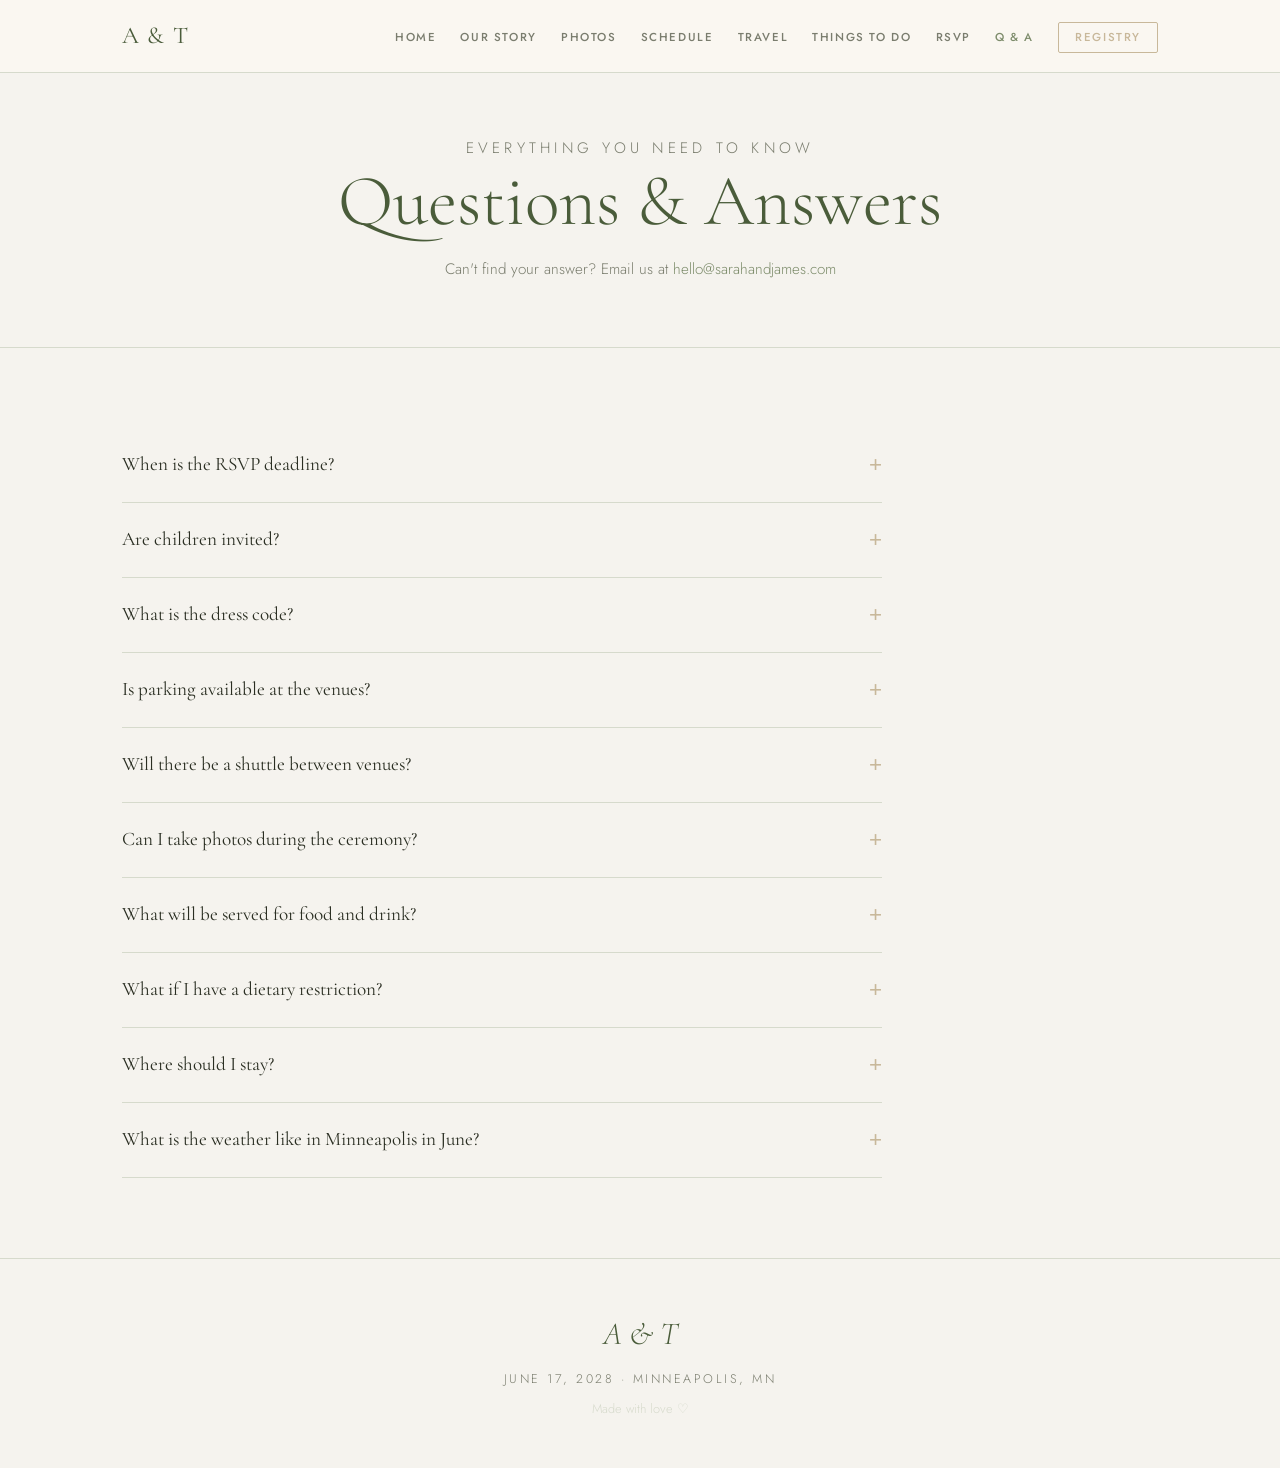
<file: faq.html>
<!doctype html>
<html lang="en">
  <head>
    <meta charset="UTF-8" />
    <meta name="viewport" content="width=device-width, initial-scale=1.0" />
    <title>Q &amp; A — Sarah &amp; James</title>
    <link rel="preconnect" href="https://fonts.googleapis.com" />
    <link rel="preconnect" href="https://fonts.gstatic.com" crossorigin />
    <link
      href="https://fonts.googleapis.com/css2?family=Cormorant+Garamond:ital,wght@0,300;0,400;0,600;1,300;1,400&family=Jost:wght@300;400;500&display=swap"
      rel="stylesheet"
    />
    <link rel="stylesheet" href="css/style.css" />
  </head>
  <body>
    <nav class="nav" id="nav">
      <div class="nav-inner">
        <a href="index.html" class="nav-monogram">A &amp; T</a>
        <ul class="nav-links">
          <li><a href="index.html">Home</a></li>
          <li><a href="our-story.html">Our Story</a></li>
          <li><a href="photos.html">Photos</a></li>
          <li><a href="schedule.html">Schedule</a></li>
          <li><a href="travel.html">Travel</a></li>
          <li><a href="things-to-do.html">Things To Do</a></li>
          <li><a href="rsvp.html">RSVP</a></li>
          <li><a href="faq.html">Q &amp; A</a></li>
          <li><a href="registry.html" class="nav-rsvp">Registry</a></li>
        </ul>
        <button class="nav-burger" id="burger" aria-label="Menu">
          <span></span><span></span><span></span>
        </button>
      </div>
      <div class="nav-mobile" id="mobileMenu">
        <a href="index.html">Home</a>
        <a href="our-story.html">Our Story</a>
        <a href="photos.html">Photos</a>
        <a href="schedule.html">Schedule</a>
        <a href="faq.html">Q &amp; A</a>
        <a href="travel.html">Travel</a>
        <a href="things-to-do.html">Things To Do</a>
        <a href="registry.html">Registry</a>
      </div>
    </nav>

    <div class="page-hero">
      <p class="page-hero-eyebrow">Everything you need to know</p>
      <h1>Questions &amp; Answers</h1>
      <p>
        Can't find your answer? Email us at
        <a href="mailto:hello@sarahandjames.com" style="color: var(--rose)"
          >hello@sarahandjames.com</a
        >
      </p>
    </div>

    <div class="section">
      <div class="faq-list">
        <!-- 💡 TIP: Add, remove, or edit any question/answer below -->

        <div class="faq-item">
          <button class="faq-question">
            <span>When is the RSVP deadline?</span>
            <i class="faq-icon">+</i>
          </button>
          <div class="faq-answer">
            <p>
              Please RSVP by <strong>May 1, 2026</strong>. You can RSVP using
              our Google Form linked on the home page. We'd love to know if you
              can make it!
            </p>
          </div>
        </div>

        <div class="faq-item">
          <button class="faq-question">
            <span>Are children invited?</span>
            <i class="faq-icon">+</i>
          </button>
          <div class="faq-answer">
            <p>
              We love your little ones! However, we have chosen to make our
              wedding an adults-only celebration so that everyone — including
              you — can relax and enjoy the evening. We hope you understand and
              are able to arrange childcare for the night.
            </p>
          </div>
        </div>

        <div class="faq-item">
          <button class="faq-question">
            <span>What is the dress code?</span>
            <i class="faq-icon">+</i>
          </button>
          <div class="faq-answer">
            <p>
              The dress code is <strong>Black Tie Optional</strong>. We
              encourage you to dress up and celebrate with us! Floral prints and
              romantic colors are warmly welcomed. Please avoid white, ivory,
              and champagne out of respect for the bride.
            </p>
          </div>
        </div>

        <div class="faq-item">
          <button class="faq-question">
            <span>Is parking available at the venues?</span>
            <i class="faq-icon">+</i>
          </button>
          <div class="faq-answer">
            <p>
              Yes! Free parking is available at both the ceremony and reception
              venues. We also recommend using ride-share services like Uber or
              Lyft so everyone can enjoy the celebration fully. See our
              <a href="travel.html" style="color: var(--rose)">Travel page</a>
              for more details.
            </p>
          </div>
        </div>

        <div class="faq-item">
          <button class="faq-question">
            <span>Will there be a shuttle between venues?</span>
            <i class="faq-icon">+</i>
          </button>
          <div class="faq-answer">
            <p>
              Yes! We will have a complimentary shuttle running between the
              ceremony and reception venues, and back to the partner hotels at
              the end of the night. The shuttle schedule will be shared closer
              to the date.
            </p>
          </div>
        </div>

        <div class="faq-item">
          <button class="faq-question">
            <span>Can I take photos during the ceremony?</span>
            <i class="faq-icon">+</i>
          </button>
          <div class="faq-answer">
            <p>
              We are having an <strong>unplugged ceremony</strong>. We kindly
              ask that you put away all phones and cameras so you can be fully
              present with us. Our photographer will capture every moment
              beautifully. Photos are absolutely welcome during cocktail hour
              and the reception!
            </p>
          </div>
        </div>

        <div class="faq-item">
          <button class="faq-question">
            <span>What will be served for food and drink?</span>
            <i class="faq-icon">+</i>
          </button>
          <div class="faq-answer">
            <p>
              We will have a plated dinner with options for meat-eaters and
              vegetarians. Please note any dietary restrictions on your RSVP and
              we will do our best to accommodate. An open bar will be available
              throughout the reception.
            </p>
          </div>
        </div>

        <div class="faq-item">
          <button class="faq-question">
            <span>What if I have a dietary restriction?</span>
            <i class="faq-icon">+</i>
          </button>
          <div class="faq-answer">
            <p>
              Please let us know about any dietary restrictions or allergies
              when you RSVP. We want everyone to enjoy the meal! If you have
              severe allergies, feel free to also reach out to us directly at
              <a
                href="mailto:hello@sarahandjames.com"
                style="color: var(--rose)"
                >hello@sarahandjames.com</a
              >.
            </p>
          </div>
        </div>

        <div class="faq-item">
          <button class="faq-question">
            <span>Where should I stay?</span>
            <i class="faq-icon">+</i>
          </button>
          <div class="faq-answer">
            <p>
              We have reserved room blocks at a few nearby hotels. Visit our
              <a href="travel.html" style="color: var(--rose)">Travel page</a>
              for hotel recommendations, room block codes, and transportation
              information.
            </p>
          </div>
        </div>

        <div class="faq-item">
          <button class="faq-question">
            <span>What is the weather like in Minneapolis in June?</span>
            <i class="faq-icon">+</i>
          </button>
          <div class="faq-answer">
            <p>
              June in Minneapolis is typically warm and beautiful, with average
              temperatures around 70–80°F (21–27°C). Evenings can be a bit
              cooler, so you may want to bring a light wrap or jacket for after
              the outdoor cocktail hour. Occasional thunderstorms are possible,
              so keep an eye on the forecast!
            </p>
          </div>
        </div>
      </div>
    </div>

    <footer class="footer">
      <p class="footer-names">A &amp; T</p>
      <p class="footer-date">June 17, 2028 &middot; Minneapolis, MN</p>
      <p class="footer-note">Made with love &#9825;</p>
    </footer>
    <script src="js/main.js"></script>
  </body>
</html>
</file>
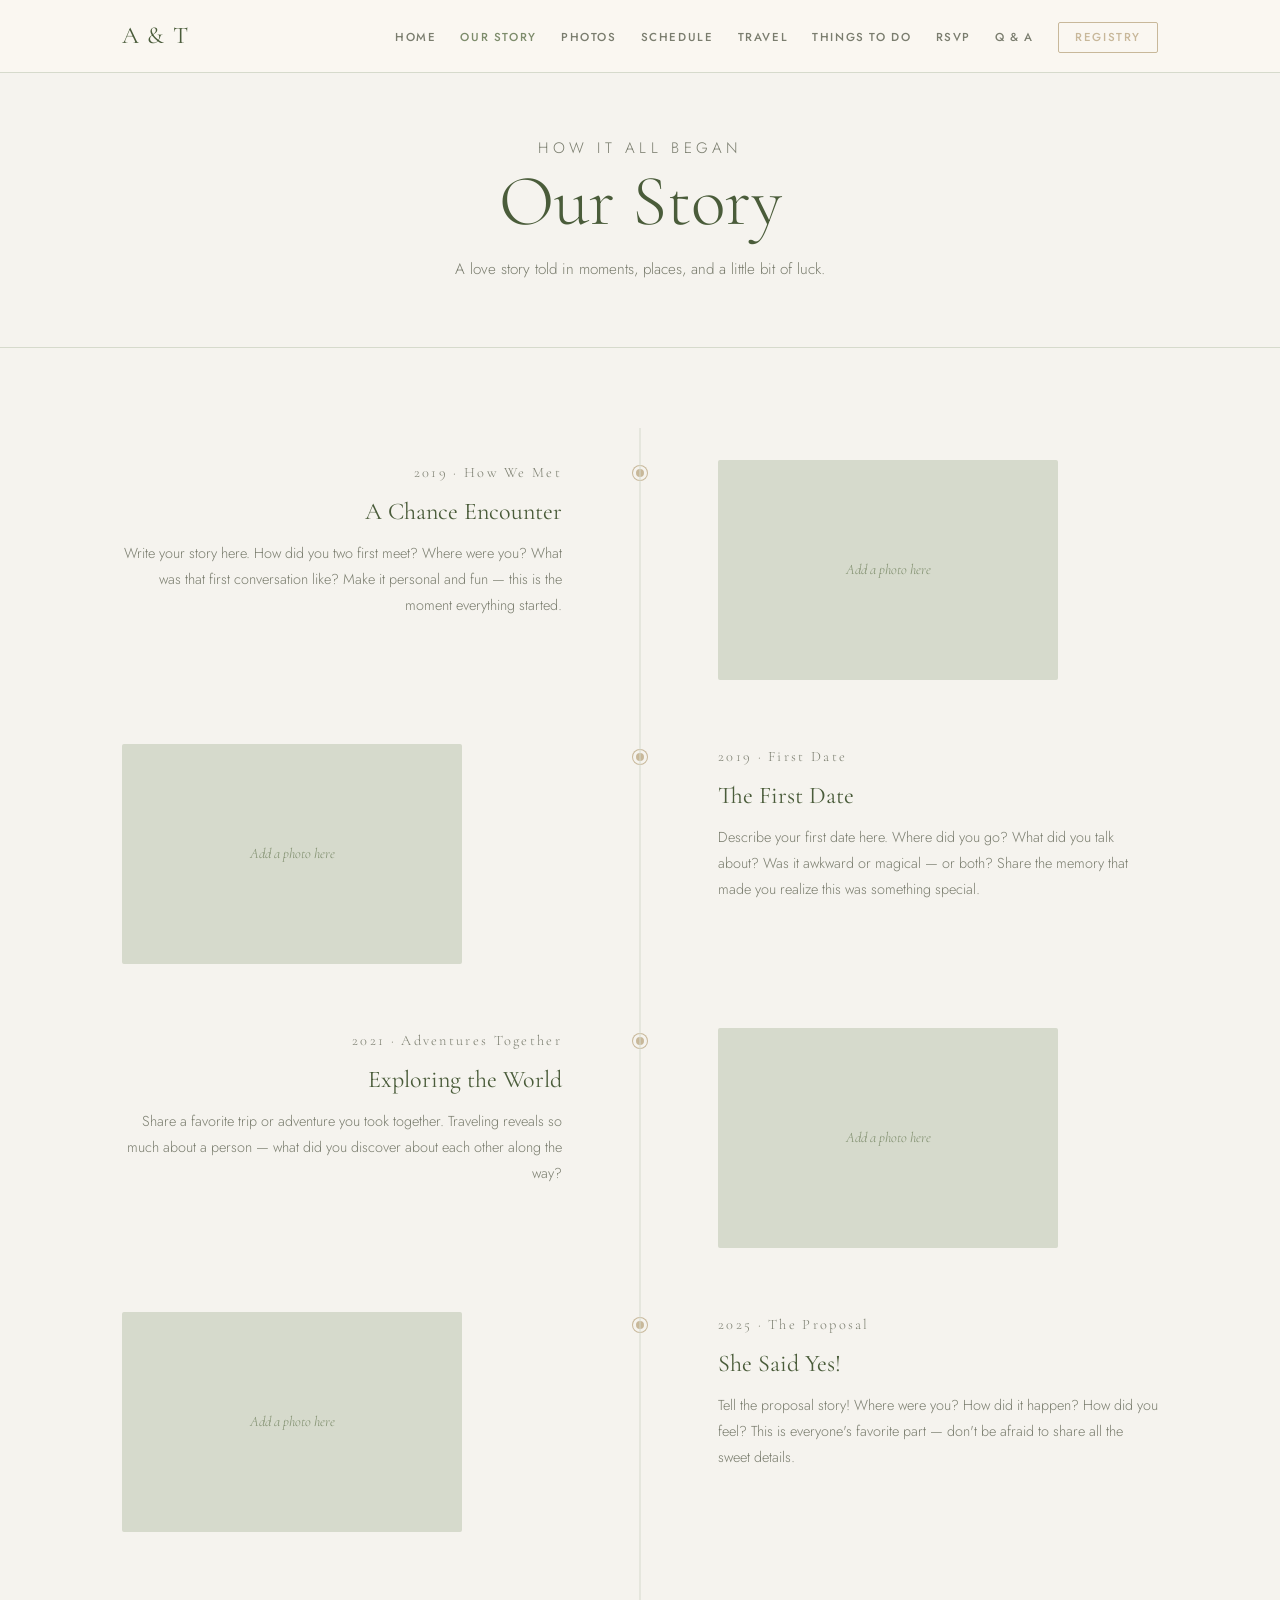
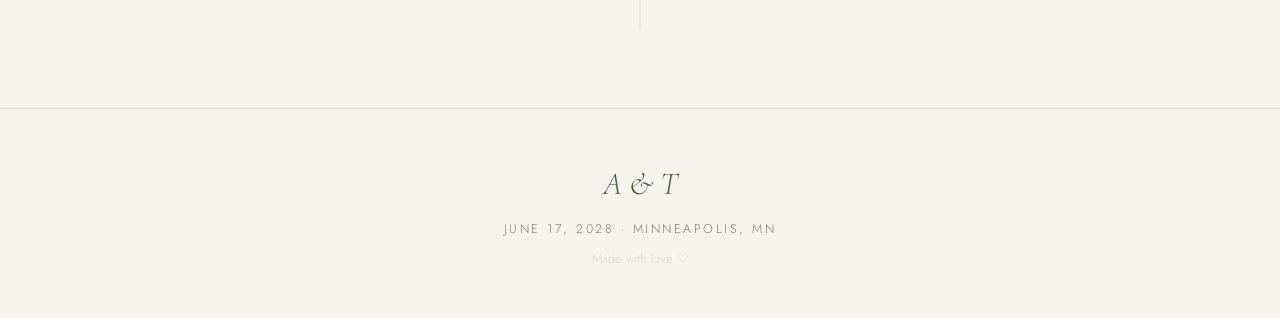
<file: our-story.html>
<!doctype html>
<html lang="en">
  <head>
    <meta charset="UTF-8" />
    <meta name="viewport" content="width=device-width, initial-scale=1.0" />
    <title>Our Story — Sarah &amp; James</title>
    <link rel="preconnect" href="https://fonts.googleapis.com" />
    <link rel="preconnect" href="https://fonts.gstatic.com" crossorigin />
    <link
      href="https://fonts.googleapis.com/css2?family=Cormorant+Garamond:ital,wght@0,300;0,400;0,600;1,300;1,400&family=Jost:wght@300;400;500&display=swap"
      rel="stylesheet"
    />
    <link rel="stylesheet" href="css/style.css" />
  </head>
  <body>
    <nav class="nav" id="nav">
      <div class="nav-inner">
        <a href="index.html" class="nav-monogram">A &amp; T</a>
        <ul class="nav-links">
          <li><a href="index.html">Home</a></li>
          <li><a href="our-story.html">Our Story</a></li>
          <li><a href="photos.html">Photos</a></li>
          <li><a href="schedule.html">Schedule</a></li>
          <li><a href="travel.html">Travel</a></li>
          <li><a href="things-to-do.html">Things To Do</a></li>
          <li><a href="rsvp.html">RSVP</a></li>
          <li><a href="faq.html">Q &amp; A</a></li>
          <li><a href="registry.html" class="nav-rsvp">Registry</a></li>
        </ul>
        <button class="nav-burger" id="burger" aria-label="Menu">
          <span></span><span></span><span></span>
        </button>
      </div>
      <div class="nav-mobile" id="mobileMenu">
        <a href="index.html">Home</a>
        <a href="our-story.html">Our Story</a>
        <a href="photos.html">Photos</a>
        <a href="schedule.html">Schedule</a>
        <a href="faq.html">Q &amp; A</a>
        <a href="travel.html">Travel</a>
        <a href="things-to-do.html">Things To Do</a>
        <a href="registry.html">Registry</a>
      </div>
    </nav>

    <div class="page-hero">
      <p class="page-hero-eyebrow">How it all began</p>
      <h1>Our Story</h1>
      <p>A love story told in moments, places, and a little bit of luck.</p>
    </div>

    <div class="section">
      <div class="story-timeline">
        <!-- 💡 TIP: Edit each story-item with your own dates, text, and photos -->
        <!-- ITEM 1 -->
        <div class="story-item reveal">
          <div class="story-text">
            <p class="story-year">2019 &middot; How We Met</p>
            <h3>A Chance Encounter</h3>
            <p>
              Write your story here. How did you two first meet? Where were you?
              What was that first conversation like? Make it personal and fun —
              this is the moment everything started.
            </p>
          </div>
          <div class="story-dot"><div class="story-dot-inner"></div></div>
          <div class="story-img">
            <!-- Replace src with your photo, or remove the img tag to keep the placeholder -->
            <div class="story-img-placeholder">Add a photo here</div>
            <!-- <img src="images/story-1.jpg" alt="How we met"> -->
          </div>
        </div>

        <!-- ITEM 2 -->
        <div class="story-item reveal">
          <div class="story-img">
            <div class="story-img-placeholder">Add a photo here</div>
            <!-- <img src="images/story-2.jpg" alt="First date"> -->
          </div>
          <div class="story-dot"><div class="story-dot-inner"></div></div>
          <div class="story-text">
            <p class="story-year">2019 &middot; First Date</p>
            <h3>The First Date</h3>
            <p>
              Describe your first date here. Where did you go? What did you talk
              about? Was it awkward or magical — or both? Share the memory that
              made you realize this was something special.
            </p>
          </div>
        </div>

        <!-- ITEM 3 -->
        <div class="story-item reveal">
          <div class="story-text">
            <p class="story-year">2021 &middot; Adventures Together</p>
            <h3>Exploring the World</h3>
            <p>
              Share a favorite trip or adventure you took together. Traveling
              reveals so much about a person — what did you discover about each
              other along the way?
            </p>
          </div>
          <div class="story-dot"><div class="story-dot-inner"></div></div>
          <div class="story-img">
            <div class="story-img-placeholder">Add a photo here</div>
            <!-- <img src="images/story-3.jpg" alt="Adventures"> -->
          </div>
        </div>

        <!-- ITEM 4 -->
        <div class="story-item reveal">
          <div class="story-img">
            <div class="story-img-placeholder">Add a photo here</div>
            <!-- <img src="images/story-4.jpg" alt="Proposal"> -->
          </div>
          <div class="story-dot"><div class="story-dot-inner"></div></div>
          <div class="story-text">
            <p class="story-year">2025 &middot; The Proposal</p>
            <h3>She Said Yes!</h3>
            <p>
              Tell the proposal story! Where were you? How did it happen? How
              did you feel? This is everyone's favorite part — don't be afraid
              to share all the sweet details.
            </p>
          </div>
        </div>
      </div>
    </div>

    <footer class="footer">
      <p class="footer-names">A &amp; T</p>
      <p class="footer-date">June 17, 2028 &middot; Minneapolis, MN</p>
      <p class="footer-note">Made with love &#9825;</p>
    </footer>
    <script src="js/main.js"></script>
  </body>
</html>
</file>
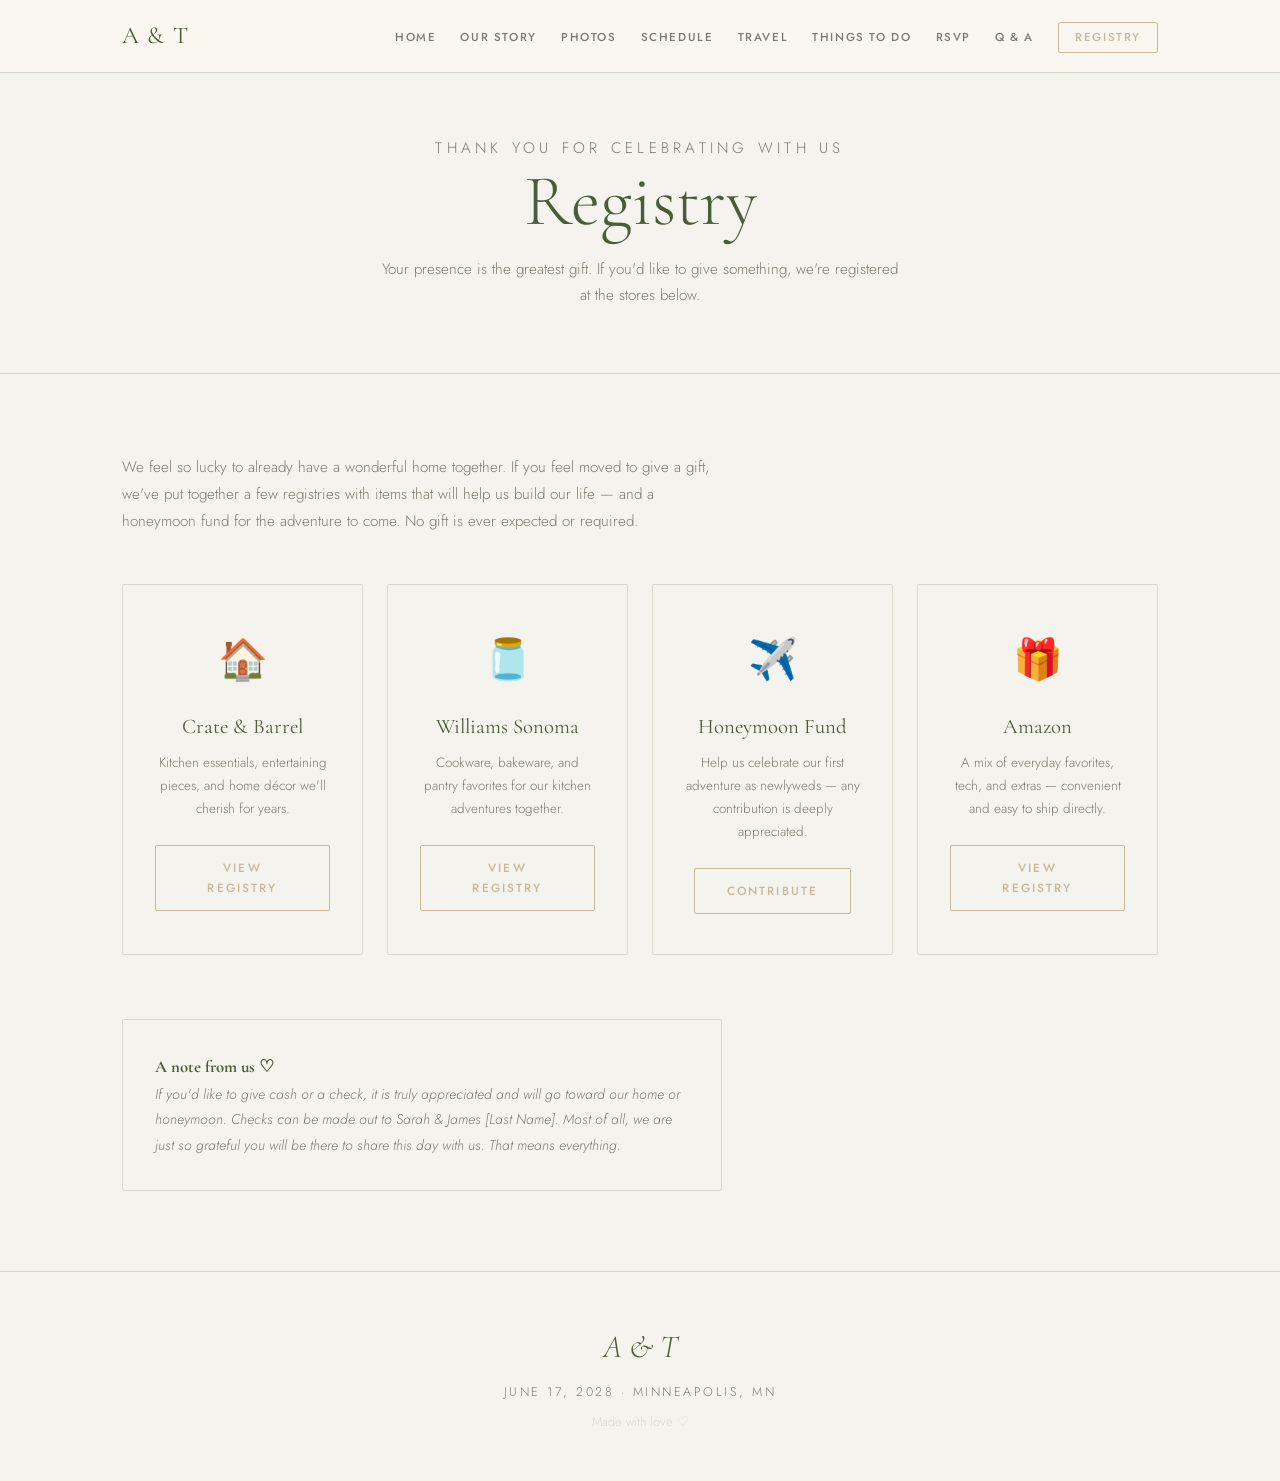
<file: registry.html>
<!doctype html>
<html lang="en">
  <head>
    <meta charset="UTF-8" />
    <meta name="viewport" content="width=device-width, initial-scale=1.0" />
    <title>Registry — Sarah &amp; James</title>
    <link rel="preconnect" href="https://fonts.googleapis.com" />
    <link rel="preconnect" href="https://fonts.gstatic.com" crossorigin />
    <link
      href="https://fonts.googleapis.com/css2?family=Cormorant+Garamond:ital,wght@0,300;0,400;0,600;1,300;1,400&family=Jost:wght@300;400;500&display=swap"
      rel="stylesheet"
    />
    <link rel="stylesheet" href="css/style.css" />
  </head>
  <body>
    <nav class="nav" id="nav">
      <div class="nav-inner">
        <a href="index.html" class="nav-monogram">A &amp; T</a>
        <ul class="nav-links">
          <li><a href="index.html">Home</a></li>
          <li><a href="our-story.html">Our Story</a></li>
          <li><a href="photos.html">Photos</a></li>
          <li><a href="schedule.html">Schedule</a></li>
          <li><a href="travel.html">Travel</a></li>
          <li><a href="things-to-do.html">Things To Do</a></li>
          <li><a href="rsvp.html">RSVP</a></li>
          <li><a href="faq.html">Q &amp; A</a></li>
          <li><a href="registry.html" class="nav-rsvp">Registry</a></li>
        </ul>
        <button class="nav-burger" id="burger" aria-label="Menu">
          <span></span><span></span><span></span>
        </button>
      </div>
      <div class="nav-mobile" id="mobileMenu">
        <a href="index.html">Home</a>
        <a href="our-story.html">Our Story</a>
        <a href="photos.html">Photos</a>
        <a href="schedule.html">Schedule</a>
        <a href="faq.html">Q &amp; A</a>
        <a href="travel.html">Travel</a>
        <a href="things-to-do.html">Things To Do</a>
        <a href="registry.html">Registry</a>
      </div>
    </nav>

    <div class="page-hero">
      <p class="page-hero-eyebrow">Thank you for celebrating with us</p>
      <h1>Registry</h1>
      <p>
        Your presence is the greatest gift. If you'd like to give something,
        we're registered at the stores below.
      </p>
    </div>

    <div class="section">
      <p class="registry-intro reveal">
        We feel so lucky to already have a wonderful home together. If you feel
        moved to give a gift, we've put together a few registries with items
        that will help us build our life — and a honeymoon fund for the
        adventure to come. No gift is ever expected or required.
      </p>

      <div class="registry-grid reveal">
        <!-- 💡 TIP: Replace the href links with your real registry URLs -->

        <div class="registry-card">
          <div class="registry-card-logo">🏠</div>
          <h3>Crate &amp; Barrel</h3>
          <p>
            Kitchen essentials, entertaining pieces, and home décor we'll
            cherish for years.
          </p>
          <a
            href="https://www.crateandbarrel.com/gift-registry"
            target="_blank"
            rel="noopener"
            class="btn-outline"
            >View Registry</a
          >
        </div>

        <div class="registry-card">
          <div class="registry-card-logo">🫙</div>
          <h3>Williams Sonoma</h3>
          <p>
            Cookware, bakeware, and pantry favorites for our kitchen adventures
            together.
          </p>
          <a
            href="https://www.williams-sonoma.com/registry/"
            target="_blank"
            rel="noopener"
            class="btn-outline"
            >View Registry</a
          >
        </div>

        <div class="registry-card">
          <div class="registry-card-logo">✈️</div>
          <h3>Honeymoon Fund</h3>
          <p>
            Help us celebrate our first adventure as newlyweds — any
            contribution is deeply appreciated.
          </p>
          <a href="#" target="_blank" rel="noopener" class="btn-outline"
            >Contribute</a
          >
        </div>

        <div class="registry-card">
          <div class="registry-card-logo">🎁</div>
          <h3>Amazon</h3>
          <p>
            A mix of everyday favorites, tech, and extras — convenient and easy
            to ship directly.
          </p>
          <a
            href="https://www.amazon.com/wedding"
            target="_blank"
            rel="noopener"
            class="btn-outline"
            >View Registry</a
          >
        </div>
      </div>

      <!-- Sweet personal note -->
      <div class="registry-note reveal">
        <strong>A note from us ♡</strong><br />
        If you'd like to give cash or a check, it is truly appreciated and will
        go toward our home or honeymoon. Checks can be made out to
        <em>Sarah &amp; James [Last Name]</em>. Most of all, we are just so
        grateful you will be there to share this day with us. That means
        everything.
      </div>
    </div>

    <footer class="footer">
      <p class="footer-names">A &amp; T</p>
      <p class="footer-date">June 17, 2028 &middot; Minneapolis, MN</p>
      <p class="footer-note">Made with love &#9825;</p>
    </footer>
    <script src="js/main.js"></script>
  </body>
</html>
</file>
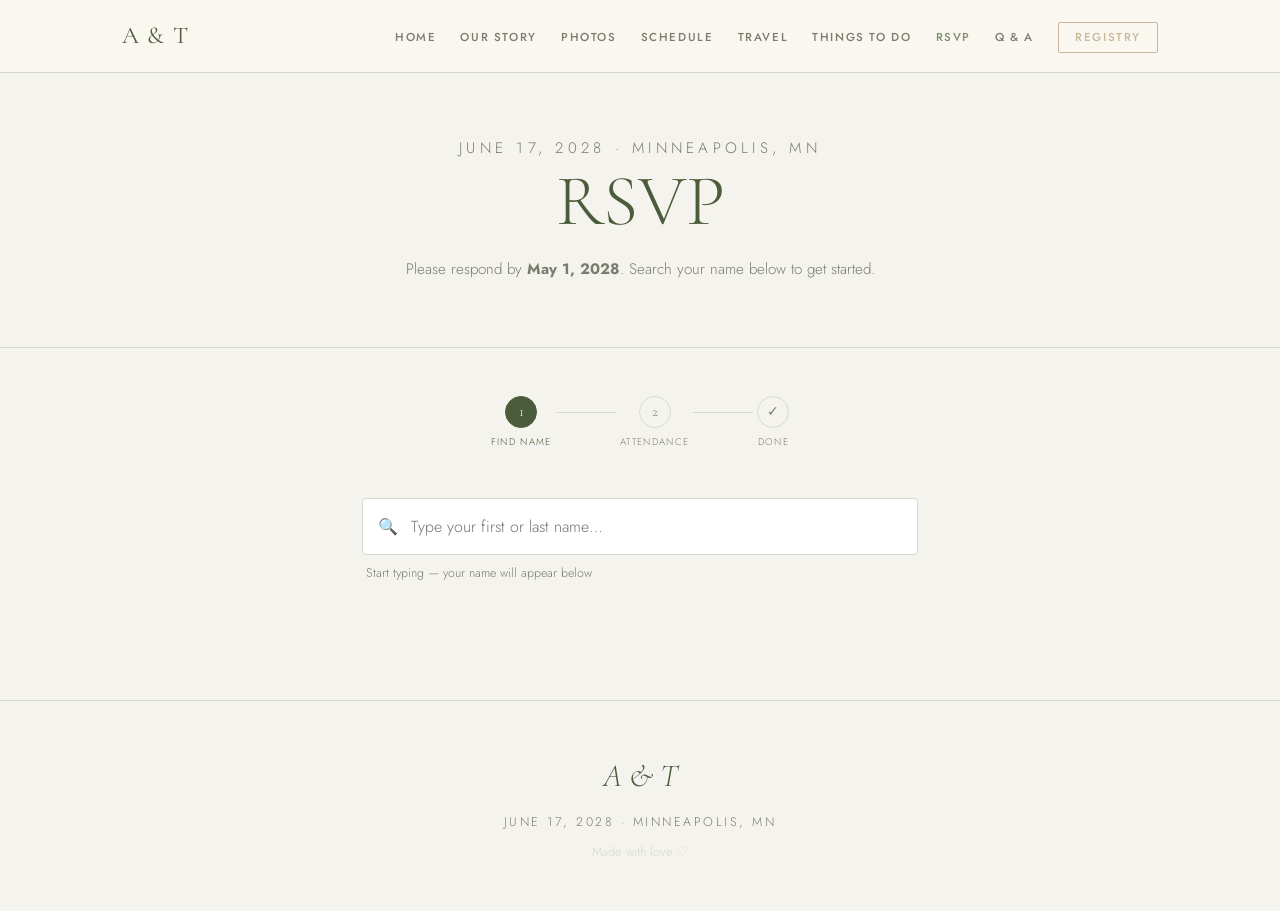
<file: rsvp.html>
<!doctype html>
<html lang="en">
  <head>
    <meta charset="UTF-8" />
    <meta name="viewport" content="width=device-width, initial-scale=1.0" />
    <title>RSVP — A &amp; T</title>
    <link rel="preconnect" href="https://fonts.googleapis.com" />
    <link rel="preconnect" href="https://fonts.gstatic.com" crossorigin />
    <link
      href="https://fonts.googleapis.com/css2?family=Cormorant+Garamond:ital,wght@0,300;0,400;0,600;1,300;1,400&family=Jost:wght@300;400;500&display=swap"
      rel="stylesheet"
    />
    <link rel="stylesheet" href="css/style.css" />
    <style>
      .rsvp-wrap {
        max-width: 620px;
        margin: 0 auto;
        padding: 3rem 2rem 6rem;
      }

      /* Steps */
      .rsvp-steps {
        display: flex;
        align-items: center;
        justify-content: center;
        margin-bottom: 3rem;
      }
      .rsvp-step {
        display: flex;
        flex-direction: column;
        align-items: center;
        gap: 6px;
      }
      .rsvp-step-dot {
        width: 32px;
        height: 32px;
        border-radius: 50%;
        border: 1px solid var(--blush);
        background: var(--cream);
        display: flex;
        align-items: center;
        justify-content: center;
        font-family: var(--font-display);
        font-size: 0.9rem;
        color: var(--muted);
        transition: all 0.3s ease;
        position: relative;
        z-index: 1;
      }
      .rsvp-step.active .rsvp-step-dot {
        background: var(--deep-rose);
        border-color: var(--deep-rose);
        color: white;
      }
      .rsvp-step.done .rsvp-step-dot {
        background: var(--pistachio);
        border-color: var(--rose);
        color: var(--deep-rose);
      }
      .rsvp-step-label {
        font-size: 0.6rem;
        letter-spacing: 0.14em;
        text-transform: uppercase;
        color: var(--muted);
      }
      .rsvp-step.active .rsvp-step-label {
        color: var(--deep-rose);
      }
      .rsvp-step-line {
        width: 60px;
        height: 1px;
        background: var(--blush);
        margin: 0 4px 22px;
      }

      /* Panels */
      .rsvp-panel {
        display: none;
        animation: panelIn 0.4s ease both;
      }
      .rsvp-panel.active {
        display: block;
      }
      @keyframes panelIn {
        from {
          opacity: 0;
          transform: translateY(12px);
        }
        to {
          opacity: 1;
          transform: translateY(0);
        }
      }

      /* Search */
      .search-wrap {
        position: relative;
        margin-bottom: 0.5rem;
      }
      .search-input {
        width: 100%;
        padding: 1rem 1.25rem 1rem 3rem;
        border: 1px solid var(--blush);
        border-radius: 4px;
        background: white;
        font-family: var(--font-body);
        font-size: 1rem;
        font-weight: 300;
        color: var(--dark);
        outline: none;
        transition:
          border-color 0.25s,
          box-shadow 0.25s;
      }
      .search-input:focus {
        border-color: var(--rose);
        box-shadow: 0 0 0 3px rgba(125, 140, 107, 0.12);
      }
      .search-icon {
        position: absolute;
        left: 1rem;
        top: 50%;
        transform: translateY(-50%);
        color: var(--muted);
        pointer-events: none;
      }
      .search-hint {
        font-size: 0.78rem;
        color: var(--muted);
        margin-bottom: 1.25rem;
        padding-left: 0.25rem;
      }

      /* Results dropdown */
      .search-results {
        border: 1px solid var(--blush);
        border-radius: 4px;
        background: white;
        overflow: hidden;
        margin-bottom: 1.5rem;
        display: none;
        box-shadow: 0 4px 20px rgba(74, 92, 58, 0.08);
      }
      .search-results.visible {
        display: block;
      }
      .search-result-item {
        padding: 0.9rem 1.25rem;
        cursor: pointer;
        border-bottom: 1px solid var(--blush);
        transition: background 0.2s;
        display: flex;
        align-items: center;
        gap: 0.75rem;
      }
      .search-result-item:last-child {
        border-bottom: none;
      }
      .search-result-item:hover {
        background: #f0f4eb;
      }
      .result-name {
        font-family: var(--font-display);
        font-size: 1.1rem;
        color: var(--deep-rose);
        flex: 1;
      }
      .result-group {
        font-size: 0.7rem;
        letter-spacing: 0.1em;
        background: var(--pistachio);
        padding: 0.2rem 0.7rem;
        border-radius: 20px;
        color: var(--deep-rose);
        white-space: nowrap;
      }
      .search-no-results {
        padding: 1.25rem;
        font-size: 0.88rem;
        color: var(--muted);
        text-align: center;
        font-style: italic;
      }

      /* Selected name */
      .rsvp-selected-name {
        display: flex;
        align-items: center;
        gap: 0.75rem;
        padding: 1rem 1.25rem;
        background: #f0f4eb;
        border: 1px solid var(--rose);
        border-radius: 4px;
        margin-bottom: 2rem;
      }
      .rsvp-selected-name span {
        font-family: var(--font-display);
        font-size: 1.2rem;
        color: var(--deep-rose);
        flex: 1;
      }
      .btn-change {
        font-size: 0.7rem;
        letter-spacing: 0.1em;
        text-transform: uppercase;
        color: var(--muted);
        background: none;
        border: none;
        cursor: pointer;
        text-decoration: underline;
      }
      .btn-change:hover {
        color: var(--rose);
      }

      /* Form */
      .form-group {
        margin-bottom: 1.75rem;
      }
      .form-label {
        display: block;
        font-size: 0.7rem;
        font-weight: 500;
        letter-spacing: 0.18em;
        text-transform: uppercase;
        color: var(--muted);
        margin-bottom: 0.75rem;
      }
      .form-label .req {
        color: var(--rose);
        margin-left: 2px;
      }

      /* Pill toggles */
      .pill-group {
        display: flex;
        flex-wrap: wrap;
        gap: 0.5rem;
      }
      .pill-group input[type="radio"],
      .pill-group input[type="checkbox"] {
        display: none;
      }
      .pill-group label {
        padding: 0.5rem 1.1rem;
        border: 1px solid var(--blush);
        border-radius: 40px;
        font-size: 0.82rem;
        color: var(--muted);
        cursor: pointer;
        transition: all 0.2s;
        user-select: none;
      }
      .pill-group input[type="radio"]:checked + label {
        background: var(--deep-rose);
        border-color: var(--deep-rose);
        color: white;
      }
      .pill-group input[type="checkbox"]:checked + label {
        background: var(--deep-rose);
        border-color: var(--deep-rose);
        color: white;
      }
      .pill-group label:hover {
        border-color: var(--rose);
        color: var(--rose);
      }

      /* Attendance big buttons */
      .attend-group {
        display: grid;
        grid-template-columns: 1fr 1fr;
        gap: 1rem;
      }
      .attend-group input[type="radio"] {
        display: none;
      }
      .attend-card {
        padding: 1.5rem 1rem;
        border: 1px solid var(--blush);
        border-radius: 4px;
        text-align: center;
        cursor: pointer;
        transition: all 0.25s;
      }
      .attend-card:hover {
        border-color: var(--rose);
      }
      .attend-group input[type="radio"]:checked + .attend-card {
        border-color: var(--deep-rose);
        background: #f0f4eb;
      }
      .attend-card-icon {
        font-size: 1.6rem;
        margin-bottom: 0.5rem;
      }
      .attend-card-label {
        font-family: var(--font-display);
        font-size: 1rem;
        color: var(--deep-rose);
        display: block;
        margin-bottom: 0.2rem;
      }
      .attend-card-sub {
        font-size: 0.75rem;
        color: var(--muted);
      }

      /* Decline message */
      .decline-msg {
        padding: 1.5rem;
        background: #faf7f2;
        border: 1px solid var(--blush);
        border-radius: 4px;
        font-size: 0.88rem;
        color: var(--muted);
        line-height: 1.7;
        font-style: italic;
        margin-bottom: 1.5rem;
        display: none;
      }
      .decline-msg.visible {
        display: block;
      }

      /* Text inputs */
      .form-input,
      .form-textarea {
        width: 100%;
        padding: 0.85rem 1.1rem;
        border: 1px solid var(--blush);
        border-radius: 4px;
        background: white;
        font-family: var(--font-body);
        font-size: 0.9rem;
        font-weight: 300;
        color: var(--dark);
        outline: none;
        transition:
          border-color 0.25s,
          box-shadow 0.25s;
      }
      .form-input:focus,
      .form-textarea:focus {
        border-color: var(--rose);
        box-shadow: 0 0 0 3px rgba(125, 140, 107, 0.12);
      }
      .form-textarea {
        resize: vertical;
        min-height: 90px;
      }

      /* Allergy section highlight */
      .allergy-box {
        padding: 1.5rem;
        border: 1px solid var(--pistachio);
        border-radius: 4px;
        background: #f8faf5;
      }
      .allergy-box .form-group:last-child {
        margin-bottom: 0;
      }

      /* Submit */
      .btn-submit {
        width: 100%;
        padding: 1rem;
        background: var(--deep-rose);
        color: white;
        border: none;
        border-radius: 4px;
        font-family: var(--font-body);
        font-size: 0.78rem;
        font-weight: 500;
        letter-spacing: 0.2em;
        text-transform: uppercase;
        cursor: pointer;
        transition:
          background 0.25s,
          transform 0.15s;
        margin-top: 0.5rem;
      }
      .btn-submit:hover {
        background: var(--rose);
      }
      .btn-submit:active {
        transform: scale(0.99);
      }
      .btn-submit:disabled {
        opacity: 0.6;
        cursor: not-allowed;
      }
      .submit-status {
        text-align: center;
        padding: 0.75rem;
        font-size: 0.82rem;
        color: var(--muted);
        display: none;
      }
      .submit-status.visible {
        display: block;
      }

      /* Thank you */
      .thankyou-panel {
        text-align: center;
        padding: 3rem 1rem;
      }
      .thankyou-icon {
        font-size: 3rem;
        margin-bottom: 1.5rem;
      }
      .thankyou-panel h2 {
        font-family: var(--font-display);
        font-size: 2.5rem;
        font-weight: 300;
        color: var(--deep-rose);
        margin-bottom: 1rem;
      }
      .thankyou-panel p {
        font-size: 0.92rem;
        color: var(--muted);
        line-height: 1.8;
        max-width: 420px;
        margin: 0 auto 1.5rem;
      }

      /* Spinner */
      .spinner {
        display: inline-block;
        width: 14px;
        height: 14px;
        border: 2px solid rgba(255, 255, 255, 0.4);
        border-top-color: white;
        border-radius: 50%;
        animation: spin 0.7s linear infinite;
        vertical-align: middle;
        margin-right: 6px;
      }
      @keyframes spin {
        to {
          transform: rotate(360deg);
        }
      }

      /* Add another button */
      .btn-another {
        width: 100%;
        margin-top: 0.6rem;
        padding: 0.75rem;
        background: none;
        border: 1px solid var(--blush);
        border-radius: 4px;
        font-family: var(--font-body);
        font-size: 0.78rem;
        font-weight: 500;
        letter-spacing: 0.16em;
        text-transform: uppercase;
        color: var(--muted);
        cursor: pointer;
        transition: all 0.25s;
      }
      .btn-another:hover {
        border-color: var(--rose);
        color: var(--rose);
      }

      @media (max-width: 500px) {
        .rsvp-step-line {
          width: 30px;
        }
        .attend-group {
          grid-template-columns: 1fr;
        }
      }
    </style>
  </head>
  <body>
    <nav class="nav" id="nav">
      <div class="nav-inner">
        <a href="index.html" class="nav-monogram">A &amp; T</a>
        <ul class="nav-links">
          <li><a href="index.html">Home</a></li>
          <li><a href="our-story.html">Our Story</a></li>
          <li><a href="photos.html">Photos</a></li>
          <li><a href="schedule.html">Schedule</a></li>
          <li><a href="travel.html">Travel</a></li>
          <li><a href="things-to-do.html">Things To Do</a></li>
          <li><a href="rsvp.html">RSVP</a></li>
          <li><a href="faq.html">Q &amp; A</a></li>
          <li><a href="registry.html" class="nav-rsvp">Registry</a></li>
        </ul>
        <button class="nav-burger" id="burger" aria-label="Menu">
          <span></span><span></span><span></span>
        </button>
      </div>
      <div class="nav-mobile" id="mobileMenu">
        <a href="index.html">Home</a>
        <a href="our-story.html">Our Story</a>
        <a href="photos.html">Photos</a>
        <a href="schedule.html">Schedule</a>
        <a href="faq.html">Q &amp; A</a>
        <a href="travel.html">Travel</a>
        <a href="things-to-do.html">Things To Do</a>
        <a href="rsvp.html">RSVP</a>
        <a href="registry.html">Registry</a>
      </div>
    </nav>

    <div class="page-hero">
      <p class="page-hero-eyebrow">June 17, 2028 &middot; Minneapolis, MN</p>
      <h1>RSVP</h1>
      <p>
        Please respond by <strong>May 1, 2028</strong>. Search your name below
        to get started.
      </p>
    </div>

    <div class="rsvp-wrap">
      <!-- Step indicators -->
      <div class="rsvp-steps">
        <div class="rsvp-step active" id="step1ind">
          <div class="rsvp-step-dot">1</div>
          <div class="rsvp-step-label">Find Name</div>
        </div>
        <div class="rsvp-step-line"></div>
        <div class="rsvp-step" id="step2ind">
          <div class="rsvp-step-dot">2</div>
          <div class="rsvp-step-label">Attendance</div>
        </div>
        <div class="rsvp-step-line"></div>
        <div class="rsvp-step" id="step3ind">
          <div class="rsvp-step-dot">&#10003;</div>
          <div class="rsvp-step-label">Done</div>
        </div>
      </div>

      <!-- PANEL 1: Search -->
      <div class="rsvp-panel active" id="panel1">
        <div class="search-wrap">
          <span class="search-icon">&#128269;</span>
          <input
            type="text"
            class="search-input"
            id="searchInput"
            placeholder="Type your first or last name…"
            autocomplete="off"
            autocorrect="off"
            spellcheck="false"
          />
        </div>
        <p class="search-hint">Start typing — your name will appear below</p>
        <div class="search-results" id="searchResults"></div>
      </div>

      <!-- PANEL 2: RSVP Form -->
      <div class="rsvp-panel" id="panel2">
        <div class="rsvp-selected-name">
          <span id="selectedNameDisplay">—</span>
          <button class="btn-change" onclick="goToStep(1)">Not you?</button>
        </div>

        <form id="rsvpForm">
          <!-- Attendance -->
          <div class="form-group">
            <label class="form-label"
              >Will you be attending? <span class="req">*</span></label
            >
            <div class="attend-group">
              <input type="radio" name="attending" id="att_yes" value="yes" />
              <label class="attend-card" for="att_yes">
                <div class="attend-card-icon">&#127801;</div>
                <span class="attend-card-label">I'll Be There!</span>
              </label>
              <input type="radio" name="attending" id="att_no" value="no" />
              <label class="attend-card" for="att_no">
                <div class="attend-card-icon">&#128140;</div>
                <span class="attend-card-label">I Can't Make It</span>
              </label>
            </div>
          </div>

          <!-- Decline message -->
          <div class="decline-msg" id="declineMsg">
            We're so sad you can't make it, but we completely understand. We'll
            be thinking of you on our special day. &#9825;
          </div>

          <!-- Attending section -->
          <div id="attendingSection" style="display: none">
            <!-- Allergies box -->
            <div class="allergy-box">
              <div class="form-group">
                <label class="form-label"
                  >Food allergies or dietary restrictions</label
                >
                <div class="pill-group">
                  <input
                    type="checkbox"
                    id="al-gluten"
                    name="allergies"
                    value="Gluten-free"
                  />
                  <label for="al-gluten">Gluten-free</label>
                  <input
                    type="checkbox"
                    id="al-nuts"
                    name="allergies"
                    value="Nut allergy"
                  />
                  <label for="al-nuts">Nut allergy</label>
                  <input
                    type="checkbox"
                    id="al-dairy"
                    name="allergies"
                    value="Dairy-free"
                  />
                  <label for="al-dairy">Dairy-free</label>
                  <input
                    type="checkbox"
                    id="al-shellfish"
                    name="allergies"
                    value="Shellfish"
                  />
                  <label for="al-shellfish">Shellfish</label>
                  <input
                    type="checkbox"
                    id="al-vegan"
                    name="allergies"
                    value="Vegan"
                  />
                  <label for="al-vegan">Vegan</label>
                  <input
                    type="checkbox"
                    id="al-vegetarian"
                    name="allergies"
                    value="Vegetarian"
                  />
                  <label for="al-vegetarian">Vegetarian</label>
                  <input
                    type="checkbox"
                    id="al-kosher"
                    name="allergies"
                    value="Kosher"
                  />
                  <label for="al-kosher">Kosher</label>
                  <input
                    type="checkbox"
                    id="al-halal"
                    name="allergies"
                    value="Halal"
                  />
                  <label for="al-halal">Halal</label>
                  <input
                    type="checkbox"
                    id="al-none"
                    name="allergies"
                    value="None"
                  />
                  <label for="al-none">No restrictions</label>
                </div>
              </div>
              <div class="form-group">
                <label class="form-label" for="allergyDetail">
                  Please describe your allergy or dietary need
                  <span
                    style="
                      font-weight: 300;
                      text-transform: none;
                      letter-spacing: 0;
                    "
                    >(optional)</span
                  >
                </label>
                <textarea
                  class="form-textarea"
                  id="allergyDetail"
                  placeholder="e.g. severe peanut allergy, lactose intolerant, pescatarian…"
                ></textarea>
              </div>
            </div>

            <!-- Song request -->
            <div class="form-group" style="margin-top: 1.75rem">
              <label class="form-label" for="songRequest"
                >Song request for the dance floor &#127926;</label
              >
              <input
                type="text"
                class="form-input"
                id="songRequest"
                placeholder="Any song that'll get you moving?"
              />
            </div>
          </div>
          <!-- /attendingSection -->

          <!-- Note — always visible -->
          <div class="form-group" id="noteGroup" style="display: none">
            <label class="form-label" for="noteField"
              >Leave us a note &#128140;
              <span
                style="
                  font-weight: 300;
                  text-transform: none;
                  letter-spacing: 0;
                "
                >(optional)</span
              ></label
            >
            <textarea
              class="form-textarea"
              id="noteField"
              placeholder="Any message for the couple?"
            ></textarea>
          </div>

          <div class="submit-status" id="submitStatus"></div>
          <button
            type="submit"
            class="btn-submit"
            id="submitBtn"
            style="display: none"
          >
            Submit RSVP
          </button>
          <button
            type="button"
            class="btn-another"
            id="anotherBtn2"
            style="display: none"
            onclick="resetToSearch()"
          >
            &#43; RSVP Another Person
          </button>
        </form>
      </div>

      <!-- PANEL 3: Thank you -->
      <div class="rsvp-panel" id="panel3">
        <div class="thankyou-panel">
          <div class="thankyou-icon">&#127801;</div>
          <h2 id="thankyouHeading">Thank you!</h2>
          <p id="thankyouMsg">
            Your RSVP has been received. We can't wait to celebrate with you!
          </p>
          <div
            style="
              display: flex;
              flex-direction: column;
              align-items: center;
              gap: 0.75rem;
              margin-top: 1.5rem;
            "
          >
            <button
              class="btn-submit"
              style="max-width: 280px"
              onclick="resetToSearch()"
            >
              &#43; RSVP Another Person
            </button>
          </div>
        </div>
      </div>
    </div>

    <footer class="footer">
      <p class="footer-names">A &amp; T</p>
      <p class="footer-date">June 17, 2028 &middot; Minneapolis, MN</p>
      <p class="footer-note">Made with love &#9825;</p>
    </footer>

    <script src="js/main.js"></script>
    <script>
      // ── Config ───────────────────────────────────────────────────
      const APPS_SCRIPT_URL =
        "https://script.google.com/macros/s/AKfycbwyOFxoyclgLjhBZMRWU0o0cxyBjRonqE0Ev8xUXLhKCE3EKyrOIt4z3dMqk3XLVs-rgQ/exec";

      // ── Guest list ───────────────────────────────────────────────
      // Format: { name: 'Display Name', group: 'Family Group' }
      const GUEST_LIST = [
        // ── Cau Liem ──────────────────────────────
        { name: "Liem Nguyen", group: "Cau Liem" },
        { name: "Duong Duong", group: "Cau Liem" },
        { name: "Ba An Nguyen", group: "Cau Liem" },
        { name: "Thien An Nguyen", group: "Cau Liem" },
        { name: "Christopher Yen", group: "Cau Liem" },
        { name: "Huy Yen", group: "Cau Liem" },
        { name: "Hong An Nguyen", group: "Cau Liem" },
        { name: "Duy Do", group: "Cau Liem" },
        { name: "Anna Do", group: "Cau Liem" },
        { name: "Kevin Do", group: "Cau Liem" },
        { name: "Thy Ngan Nguyen", group: "Cau Liem" },
        { name: "Chuong Nguyen", group: "Cau Liem" },
        { name: "Lily Nguyen", group: "Cau Liem" },
        { name: "Minh An Nguyen", group: "Cau Liem" },
        { name: "Minh An Wife", group: "Cau Liem" },
        { name: "Minh An Kid", group: "Cau Liem" },
        // ── Cau Minh ──────────────────────────────
        { name: "Minh Nguyen", group: "Cau Minh" },
        { name: "Tay Truong", group: "Cau Minh" },
        { name: "Akilah Nguyen", group: "Cau Minh" },
        { name: "Akilah Fiance", group: "Cau Minh" },
        { name: "Thavanie Nguyen", group: "Cau Minh" },
        { name: "Tuan Nguyen", group: "Cau Minh" },
        // ── Di Be ─────────────────────────────────
        { name: "Tuyen Nguyen", group: "Di Be" },
        { name: "Huong Nguyen", group: "Di Be" },
        { name: "Tracy Leong", group: "Di Be" },
        { name: "Kenny Leong", group: "Di Be" },
        // ── Di Hoang ──────────────────────────────
        { name: "Que Ho", group: "Di Hoang" },
        { name: "Hoang Nguyen", group: "Di Hoang" },
        { name: "Thuy Ho", group: "Di Hoang" },
        { name: "Huan Nguyen", group: "Di Hoang" },
        { name: "Neil Nguyen", group: "Di Hoang" },
        { name: "Bree Nguyen", group: "Di Hoang" },
        { name: "Tan Ho", group: "Di Hoang" },
        { name: "Thanh Ho", group: "Di Hoang" },
        { name: "Hang Ho", group: "Di Hoang" },
        { name: "Vu Nguyen", group: "Di Hoang" },
        { name: "Thang Ho", group: "Di Hoang" },
        { name: "Desiree Xiong", group: "Di Hoang" },
        { name: "Duc Ho", group: "Di Hoang" },
        // ── Di Phuong ─────────────────────────────
        { name: "Phuong Nguyen", group: "Di Phuong" },
        { name: "Jessie Pham", group: "Di Phuong" },
        // ── Mo Ha ─────────────────────────────────
        { name: "Ha Duong", group: "Mo Ha" },
        { name: "Hai Nguyen", group: "Mo Ha" },
        { name: "Lan Nguyen", group: "Mo Ha" },
        { name: "Chau Kiefer", group: "Mo Ha" },
        { name: "Brandon Kiefer", group: "Mo Ha" },
        { name: "Nguyen Shah", group: "Mo Ha" },
        { name: "Rishabh Shah", group: "Mo Ha" },
        // ── Friends ───────────────────────────────
        { name: "Nhi Baltazar", group: "Friend" },
        { name: "Phuong Vu", group: "Friend" },
        { name: "Elizabeth Nguyen", group: "Friend" },
        { name: "Thu Ha Nguyen", group: "Friend" },
        { name: "Razeqa Aliyi", group: "Friend" },
        { name: "Sandra Zamora", group: "Friend" },
        { name: "Sabrina Kubisa", group: "Friend" },
        { name: "Katie Nguyen", group: "Friend" },
        { name: "Khanh Nguyen", group: "Friend" },
        { name: "Suzane Ha", group: "Friend" },
        { name: "Van Bui", group: "Friend" },
        { name: "Lynn Tran", group: "Friend" },
      ];

      // ── State ────────────────────────────────────────────────────
      let selectedGuest = null;

      // ── Step navigation ──────────────────────────────────────────
      function goToStep(step) {
        document
          .querySelectorAll(".rsvp-panel")
          .forEach((p) => p.classList.remove("active"));
        document.getElementById("panel" + step).classList.add("active");
        ["1", "2", "3"].forEach((n) => {
          const el = document.getElementById("step" + n + "ind");
          if (!el) return;
          el.classList.remove("active", "done");
          if (parseInt(n) < step) el.classList.add("done");
          else if (parseInt(n) === step) el.classList.add("active");
        });
        window.scrollTo({ top: 0, behavior: "smooth" });
      }

      // ── Search ───────────────────────────────────────────────────
      const searchInput = document.getElementById("searchInput");
      const searchResults = document.getElementById("searchResults");

      searchInput.addEventListener("input", function () {
        const q = this.value.trim().toLowerCase();
        if (q.length < 1) {
          searchResults.classList.remove("visible");
          return;
        }

        const matches = GUEST_LIST.filter((g) =>
          g.name.toLowerCase().includes(q),
        );

        searchResults.innerHTML = "";
        if (matches.length === 0) {
          searchResults.innerHTML = `<div class="search-no-results">No results for "<em>${escHtml(this.value)}</em>".<br/>Try a different spelling or contact us directly.</div>`;
        } else {
          matches.slice(0, 8).forEach((guest) => {
            const item = document.createElement("div");
            item.className = "search-result-item";
            item.innerHTML = `<div class="result-name">${escHtml(guest.name)}</div><div class="result-group">${escHtml(guest.group)}</div>`;
            item.addEventListener("click", () => selectGuest(guest));
            searchResults.appendChild(item);
          });
        }
        searchResults.classList.add("visible");
      });

      document.addEventListener("click", (e) => {
        if (!e.target.closest("#panel1"))
          searchResults.classList.remove("visible");
      });

      // ── Select guest ─────────────────────────────────────────────
      function selectGuest(guest) {
        selectedGuest = guest;
        document.getElementById("selectedNameDisplay").textContent = guest.name;
        // Reset form
        document.getElementById("rsvpForm").reset();
        document.getElementById("attendingSection").style.display = "none";
        document.getElementById("noteGroup").style.display = "none";
        document.getElementById("submitBtn").style.display = "none";
        document.getElementById("declineMsg").classList.remove("visible");
        document.getElementById("submitStatus").classList.remove("visible");
        goToStep(2);
      }

      // ── Attendance toggle ────────────────────────────────────────
      document.querySelectorAll('input[name="attending"]').forEach((radio) => {
        radio.addEventListener("change", function () {
          const attending = this.value === "yes";
          document.getElementById("attendingSection").style.display = attending
            ? "block"
            : "none";
          document
            .getElementById("declineMsg")
            .classList.toggle("visible", !attending);
          document.getElementById("noteGroup").style.display = "block";
          document.getElementById("submitBtn").style.display = "block";
          document.getElementById("anotherBtn2").style.display = "block";
        });
      });

      // ── Submit ───────────────────────────────────────────────────
      document
        .getElementById("rsvpForm")
        .addEventListener("submit", function (e) {
          e.preventDefault();

          const attendingEl = document.querySelector(
            'input[name="attending"]:checked',
          );
          if (!attendingEl) {
            showStatus("Please select whether you will be attending.", true);
            return;
          }

          const attending = attendingEl.value === "yes";
          const allergies = [
            ...document.querySelectorAll('input[name="allergies"]:checked'),
          ]
            .map((cb) => cb.value)
            .join(", ");

          const payload = {
            guestName: selectedGuest.name,
            familyGroup: selectedGuest.group,
            attending,
            allergies: attending ? allergies || "None" : "—",
            allergyDetail: attending
              ? document.getElementById("allergyDetail").value.trim()
              : "—",
            songRequest: attending
              ? document.getElementById("songRequest").value.trim()
              : "—",
            note: document.getElementById("noteField").value.trim(),
            submittedAt: new Date().toISOString(),
          };

          const submitBtn = document.getElementById("submitBtn");
          submitBtn.disabled = true;
          submitBtn.innerHTML = '<span class="spinner"></span>Submitting…';

          // ── Show thank you immediately — don't wait on network ──
          setTimeout(() => {
            document.getElementById("thankyouHeading").textContent = attending
              ? "See you there! ♡"
              : "We'll miss you!";
            document.getElementById("thankyouMsg").textContent = attending
              ? "Your RSVP has been received. We cannot wait to celebrate with you on June 17, 2028!"
              : "Your response has been recorded. We're sad you can't make it, but we'll be thinking of you!";
            goToStep(3);
          }, 400);

          // ── Send to Apps Script in the background ──
          fetch(APPS_SCRIPT_URL, {
            method: "POST",
            mode: "no-cors",
            headers: { "Content-Type": "application/json" },
            body: JSON.stringify(payload),
          }).catch(() => {}); // silently ignore network errors
        });

      // ── Reset to search ──────────────────────────────────────────
      function resetToSearch() {
        selectedGuest = null;
        // Clear search
        document.getElementById("searchInput").value = "";
        document.getElementById("searchResults").classList.remove("visible");
        searchResults.innerHTML = "";
        // Reset form fully
        document.getElementById("rsvpForm").reset();
        document.getElementById("attendingSection").style.display = "none";
        document.getElementById("noteGroup").style.display = "none";
        document.getElementById("declineMsg").classList.remove("visible");
        document.getElementById("submitStatus").classList.remove("visible");
        document.getElementById("selectedNameDisplay").textContent = "—";
        // Reset submit button — this was causing the slowness on 2nd person
        const submitBtn = document.getElementById("submitBtn");
        submitBtn.disabled = false;
        submitBtn.innerHTML = "Submit RSVP";
        submitBtn.style.display = "none";
        document.getElementById("anotherBtn2").style.display = "none";
        goToStep(1);
        // Focus search box
        setTimeout(() => document.getElementById("searchInput").focus(), 400);
      }

      function showStatus(msg, isError) {
        const el = document.getElementById("submitStatus");
        el.textContent = msg;
        el.style.color = isError ? "#8b4a42" : "var(--muted)";
        el.classList.add("visible");
      }

      function escHtml(str) {
        return str
          .replace(/&/g, "&amp;")
          .replace(/</g, "&lt;")
          .replace(/>/g, "&gt;")
          .replace(/"/g, "&quot;");
      }
    </script>
  </body>
</html>
</file>
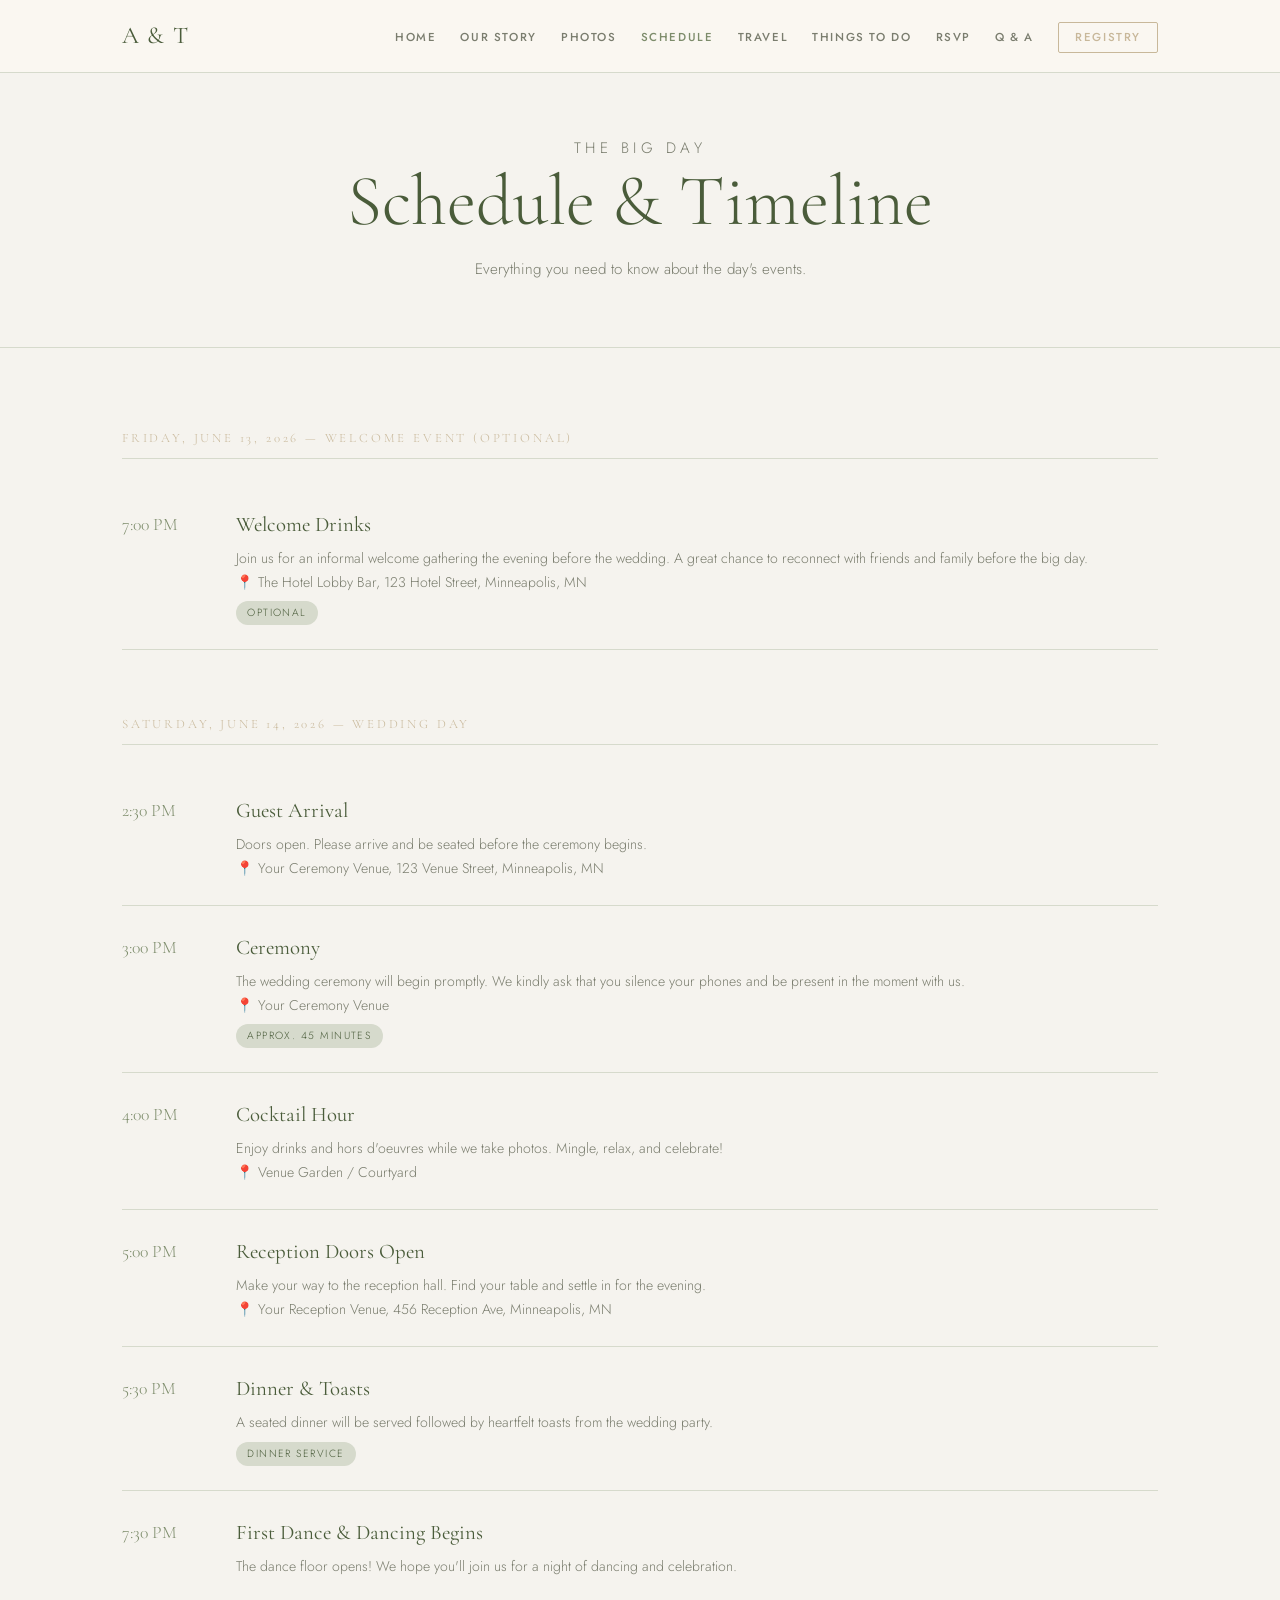
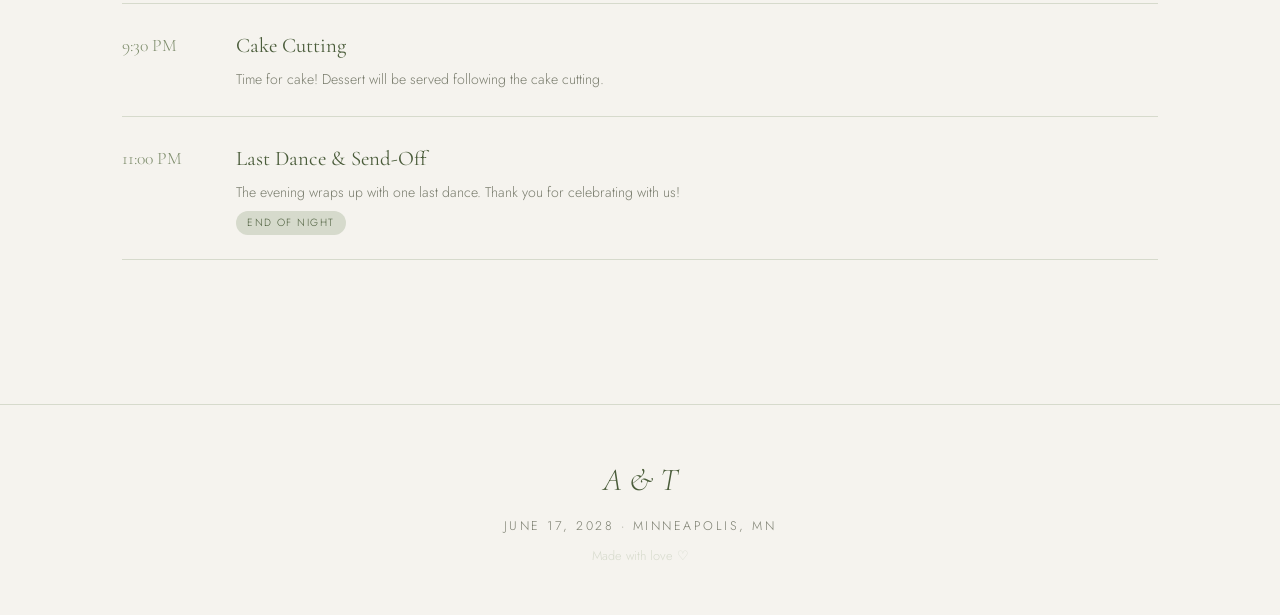
<file: schedule.html>
<!DOCTYPE html>
<html lang="en">
<head>
  <meta charset="UTF-8"/>
  <meta name="viewport" content="width=device-width, initial-scale=1.0"/>
  <title>Schedule — Sarah &amp; James</title>
  <link rel="preconnect" href="https://fonts.googleapis.com">
  <link rel="preconnect" href="https://fonts.gstatic.com" crossorigin>
  <link href="https://fonts.googleapis.com/css2?family=Cormorant+Garamond:ital,wght@0,300;0,400;0,600;1,300;1,400&family=Jost:wght@300;400;500&display=swap" rel="stylesheet">
  <link rel="stylesheet" href="css/style.css"/>
</head>
<body>
  <nav class="nav" id="nav">
    <div class="nav-inner">
      <a href="index.html" class="nav-monogram">A &amp; T</a>
      <ul class="nav-links">
          <li><a href="index.html">Home</a></li>
          <li><a href="our-story.html">Our Story</a></li>
          <li><a href="photos.html">Photos</a></li>
          <li><a href="schedule.html">Schedule</a></li>
          <li><a href="travel.html">Travel</a></li>
          <li><a href="things-to-do.html">Things To Do</a></li>
          <li><a href="rsvp.html">RSVP</a></li>
          <li><a href="faq.html">Q &amp; A</a></li>
          <li><a href="registry.html" class="nav-rsvp">Registry</a></li>
      </ul>
      <button class="nav-burger" id="burger" aria-label="Menu"><span></span><span></span><span></span></button>
    </div>
    <div class="nav-mobile" id="mobileMenu">
      <a href="index.html">Home</a>
      <a href="our-story.html">Our Story</a>
      <a href="photos.html">Photos</a>
      <a href="schedule.html">Schedule</a>
      <a href="faq.html">Q &amp; A</a>
      <a href="travel.html">Travel</a>
      <a href="things-to-do.html">Things To Do</a>
      <a href="registry.html">Registry</a>
    </div>
  </nav>

  <div class="page-hero">
    <p class="page-hero-eyebrow">The big day</p>
    <h1>Schedule &amp; Timeline</h1>
    <p>Everything you need to know about the day's events.</p>
  </div>

  <div class="section">

    <!-- 💡 TIP: Edit times, event names, locations, and descriptions below -->

    <!-- FRIDAY — Optional welcome event -->
    <div class="schedule-day reveal">
      <p class="schedule-day-title">Friday, June 13, 2026 &mdash; Welcome Event (Optional)</p>

      <div class="schedule-item">
        <div class="schedule-time">7:00 PM</div>
        <div class="schedule-event">
          <h3>Welcome Drinks</h3>
          <p>Join us for an informal welcome gathering the evening before the wedding. A great chance to reconnect with friends and family before the big day.</p>
          <p>📍 The Hotel Lobby Bar, 123 Hotel Street, Minneapolis, MN</p>
          <span class="schedule-badge">Optional</span>
        </div>
      </div>
    </div>

    <!-- SATURDAY — Wedding Day -->
    <div class="schedule-day reveal">
      <p class="schedule-day-title">Saturday, June 14, 2026 &mdash; Wedding Day</p>

      <div class="schedule-item">
        <div class="schedule-time">2:30 PM</div>
        <div class="schedule-event">
          <h3>Guest Arrival</h3>
          <p>Doors open. Please arrive and be seated before the ceremony begins.</p>
          <p>📍 Your Ceremony Venue, 123 Venue Street, Minneapolis, MN</p>
        </div>
      </div>

      <div class="schedule-item">
        <div class="schedule-time">3:00 PM</div>
        <div class="schedule-event">
          <h3>Ceremony</h3>
          <p>The wedding ceremony will begin promptly. We kindly ask that you silence your phones and be present in the moment with us.</p>
          <p>📍 Your Ceremony Venue</p>
          <span class="schedule-badge">Approx. 45 minutes</span>
        </div>
      </div>

      <div class="schedule-item">
        <div class="schedule-time">4:00 PM</div>
        <div class="schedule-event">
          <h3>Cocktail Hour</h3>
          <p>Enjoy drinks and hors d'oeuvres while we take photos. Mingle, relax, and celebrate!</p>
          <p>📍 Venue Garden / Courtyard</p>
        </div>
      </div>

      <div class="schedule-item">
        <div class="schedule-time">5:00 PM</div>
        <div class="schedule-event">
          <h3>Reception Doors Open</h3>
          <p>Make your way to the reception hall. Find your table and settle in for the evening.</p>
          <p>📍 Your Reception Venue, 456 Reception Ave, Minneapolis, MN</p>
        </div>
      </div>

      <div class="schedule-item">
        <div class="schedule-time">5:30 PM</div>
        <div class="schedule-event">
          <h3>Dinner &amp; Toasts</h3>
          <p>A seated dinner will be served followed by heartfelt toasts from the wedding party.</p>
          <span class="schedule-badge">Dinner Service</span>
        </div>
      </div>

      <div class="schedule-item">
        <div class="schedule-time">7:30 PM</div>
        <div class="schedule-event">
          <h3>First Dance &amp; Dancing Begins</h3>
          <p>The dance floor opens! We hope you'll join us for a night of dancing and celebration.</p>
        </div>
      </div>

      <div class="schedule-item">
        <div class="schedule-time">9:30 PM</div>
        <div class="schedule-event">
          <h3>Cake Cutting</h3>
          <p>Time for cake! Dessert will be served following the cake cutting.</p>
        </div>
      </div>

      <div class="schedule-item">
        <div class="schedule-time">11:00 PM</div>
        <div class="schedule-event">
          <h3>Last Dance &amp; Send-Off</h3>
          <p>The evening wraps up with one last dance. Thank you for celebrating with us!</p>
          <span class="schedule-badge">End of Night</span>
        </div>
      </div>
    </div>

  </div>

    <footer class="footer">
      <p class="footer-names">A &amp; T</p>
      <p class="footer-date">June 17, 2028 &middot; Minneapolis, MN</p>
      <p class="footer-note">Made with love &#9825;</p>
    </footer>
  <script src="js/main.js"></script>
</body>
</html>
</file>
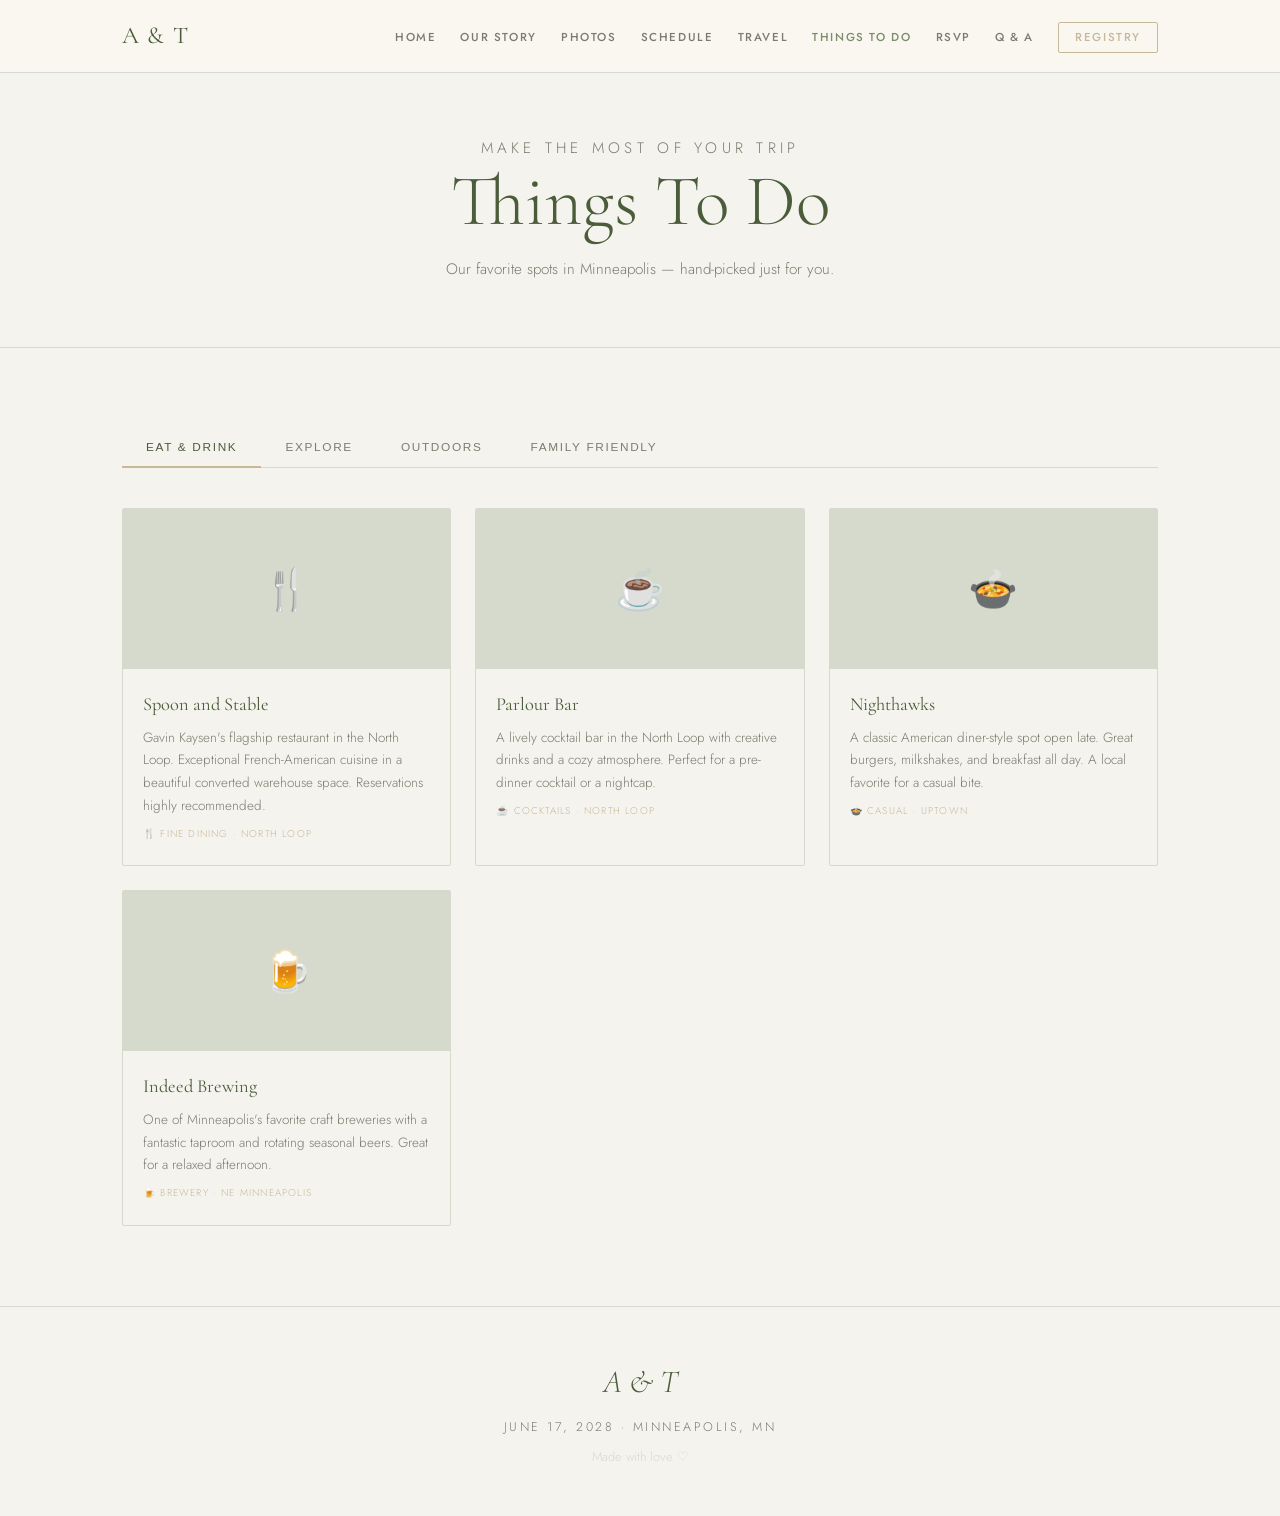
<file: things-to-do.html>
<!doctype html>
<html lang="en">
  <head>
    <meta charset="UTF-8" />
    <meta name="viewport" content="width=device-width, initial-scale=1.0" />
    <title>Things To Do — Sarah &amp; James</title>
    <link rel="preconnect" href="https://fonts.googleapis.com" />
    <link rel="preconnect" href="https://fonts.gstatic.com" crossorigin />
    <link
      href="https://fonts.googleapis.com/css2?family=Cormorant+Garamond:ital,wght@0,300;0,400;0,600;1,300;1,400&family=Jost:wght@300;400;500&display=swap"
      rel="stylesheet"
    />
    <link rel="stylesheet" href="css/style.css" />
  </head>
  <body>
    <nav class="nav" id="nav">
      <div class="nav-inner">
        <a href="index.html" class="nav-monogram">A &amp; T</a>
        <ul class="nav-links">
          <li><a href="index.html">Home</a></li>
          <li><a href="our-story.html">Our Story</a></li>
          <li><a href="photos.html">Photos</a></li>
          <li><a href="schedule.html">Schedule</a></li>
          <li><a href="travel.html">Travel</a></li>
          <li><a href="things-to-do.html">Things To Do</a></li>
          <li><a href="rsvp.html">RSVP</a></li>
          <li><a href="faq.html">Q &amp; A</a></li>
          <li><a href="registry.html" class="nav-rsvp">Registry</a></li>
        </ul>
        <button class="nav-burger" id="burger" aria-label="Menu">
          <span></span><span></span><span></span>
        </button>
      </div>
      <div class="nav-mobile" id="mobileMenu">
        <a href="index.html">Home</a>
        <a href="our-story.html">Our Story</a>
        <a href="photos.html">Photos</a>
        <a href="schedule.html">Schedule</a>
        <a href="faq.html">Q &amp; A</a>
        <a href="travel.html">Travel</a>
        <a href="things-to-do.html">Things To Do</a>
        <a href="registry.html">Registry</a>
      </div>
    </nav>

    <div class="page-hero">
      <p class="page-hero-eyebrow">Make the most of your trip</p>
      <h1>Things To Do</h1>
      <p>Our favorite spots in Minneapolis — hand-picked just for you.</p>
    </div>

    <div class="section">
      <!-- TABS -->
      <div class="things-tabs">
        <button class="things-tab active" data-tab="tab-eat">
          Eat &amp; Drink
        </button>
        <button class="things-tab" data-tab="tab-explore">Explore</button>
        <button class="things-tab" data-tab="tab-outdoors">Outdoors</button>
        <button class="things-tab" data-tab="tab-family">
          Family Friendly
        </button>
      </div>

      <!-- EAT & DRINK -->
      <div class="things-panel active" id="tab-eat">
        <!-- 💡 TIP: Replace with your actual restaurant/bar recommendations -->
        <div class="things-card">
          <div class="things-card-img">
            <div class="things-card-img-placeholder">&#127860;</div>
          </div>
          <div class="things-card-body">
            <h3>Spoon and Stable</h3>
            <p>
              Gavin Kaysen's flagship restaurant in the North Loop. Exceptional
              French-American cuisine in a beautiful converted warehouse space.
              Reservations highly recommended.
            </p>
            <span class="things-card-tag"
              >&#127860; Fine Dining &middot; North Loop</span
            >
          </div>
        </div>

        <div class="things-card">
          <div class="things-card-img">
            <div class="things-card-img-placeholder">&#9749;</div>
          </div>
          <div class="things-card-body">
            <h3>Parlour Bar</h3>
            <p>
              A lively cocktail bar in the North Loop with creative drinks and a
              cozy atmosphere. Perfect for a pre-dinner cocktail or a nightcap.
            </p>
            <span class="things-card-tag"
              >&#9749; Cocktails &middot; North Loop</span
            >
          </div>
        </div>

        <div class="things-card">
          <div class="things-card-img">
            <div class="things-card-img-placeholder">&#127858;</div>
          </div>
          <div class="things-card-body">
            <h3>Nighthawks</h3>
            <p>
              A classic American diner-style spot open late. Great burgers,
              milkshakes, and breakfast all day. A local favorite for a casual
              bite.
            </p>
            <span class="things-card-tag"
              >&#127858; Casual &middot; Uptown</span
            >
          </div>
        </div>

        <div class="things-card">
          <div class="things-card-img">
            <div class="things-card-img-placeholder">&#127866;</div>
          </div>
          <div class="things-card-body">
            <h3>Indeed Brewing</h3>
            <p>
              One of Minneapolis's favorite craft breweries with a fantastic
              taproom and rotating seasonal beers. Great for a relaxed
              afternoon.
            </p>
            <span class="things-card-tag"
              >&#127866; Brewery &middot; NE Minneapolis</span
            >
          </div>
        </div>
      </div>

      <!-- EXPLORE -->
      <div class="things-panel" id="tab-explore">
        <div class="things-card">
          <div class="things-card-img">
            <div class="things-card-img-placeholder">&#127912;</div>
          </div>
          <div class="things-card-body">
            <h3>Minneapolis Institute of Art</h3>
            <p>
              World-class art museum with over 90,000 works spanning 5,000
              years. Free general admission. A must-visit for art lovers.
            </p>
            <span class="things-card-tag">&#127912; Museum &middot; Free</span>
          </div>
        </div>

        <div class="things-card">
          <div class="things-card-img">
            <div class="things-card-img-placeholder">&#127973;</div>
          </div>
          <div class="things-card-body">
            <h3>First Avenue &amp; 7th St Entry</h3>
            <p>
              Legendary music venue immortalized by Prince. Check the calendar
              for shows happening during your visit — the energy here is
              unmatched.
            </p>
            <span class="things-card-tag"
              >&#127925; Live Music &middot; Downtown</span
            >
          </div>
        </div>

        <div class="things-card">
          <div class="things-card-img">
            <div class="things-card-img-placeholder">&#128717;</div>
          </div>
          <div class="things-card-body">
            <h3>Nicollet Mall</h3>
            <p>
              Minneapolis's main pedestrian-friendly shopping street with
              boutiques, restaurants, and street art. Great for a leisurely
              afternoon stroll.
            </p>
            <span class="things-card-tag"
              >&#128717; Shopping &middot; Downtown</span
            >
          </div>
        </div>

        <div class="things-card">
          <div class="things-card-img">
            <div class="things-card-img-placeholder">&#127968;</div>
          </div>
          <div class="things-card-body">
            <h3>Northeast Arts District</h3>
            <p>
              The NE Minneapolis arts scene is thriving with galleries, studios,
              and creative restaurants. The Art-A-Whirl studio tour happens
              every May — just before the wedding!
            </p>
            <span class="things-card-tag"
              >&#127912; Arts &middot; NE Minneapolis</span
            >
          </div>
        </div>
      </div>

      <!-- OUTDOORS -->
      <div class="things-panel" id="tab-outdoors">
        <div class="things-card">
          <div class="things-card-img">
            <div class="things-card-img-placeholder">&#127807;</div>
          </div>
          <div class="things-card-body">
            <h3>Chain of Lakes</h3>
            <p>
              A stunning connected network of lakes — Calhoun, Harriet, Isles,
              and Cedar — with scenic paths for walking, running, and biking. A
              Minneapolis gem.
            </p>
            <span class="things-card-tag"
              >&#127807; Outdoors &middot; Southwest Mpls</span
            >
          </div>
        </div>

        <div class="things-card">
          <div class="things-card-img">
            <div class="things-card-img-placeholder">&#127754;</div>
          </div>
          <div class="things-card-body">
            <h3>Minnehaha Falls</h3>
            <p>
              A beautiful 53-foot waterfall within Minnehaha Regional Park. Walk
              the trails, have a picnic, and enjoy some of the most scenic
              nature in the city.
            </p>
            <span class="things-card-tag">&#127754; Nature &middot; Free</span>
          </div>
        </div>

        <div class="things-card">
          <div class="things-card-img">
            <div class="things-card-img-placeholder">&#128692;</div>
          </div>
          <div class="things-card-body">
            <h3>Nice Ride Bike Share</h3>
            <p>
              Rent a bike and explore Minneapolis's 100+ miles of bike lanes.
              The city is incredibly bike-friendly — a great way to see the
              lakes and neighborhoods.
            </p>
            <span class="things-card-tag"
              >&#128692; Biking &middot; Citywide</span
            >
          </div>
        </div>
      </div>

      <!-- FAMILY FRIENDLY -->
      <div class="things-panel" id="tab-family">
        <div class="things-card">
          <div class="things-card-img">
            <div class="things-card-img-placeholder">&#127981;</div>
          </div>
          <div class="things-card-body">
            <h3>Minnesota Zoo</h3>
            <p>
              One of the country's top zoos with over 4,500 animals and
              beautiful natural habitats. Located in Apple Valley, about 20
              minutes south of Minneapolis.
            </p>
            <span class="things-card-tag"
              >&#127981; Family &middot; Apple Valley</span
            >
          </div>
        </div>

        <div class="things-card">
          <div class="things-card-img">
            <div class="things-card-img-placeholder">&#128301;</div>
          </div>
          <div class="things-card-body">
            <h3>Science Museum of Minnesota</h3>
            <p>
              Interactive exhibits spanning science, technology, and natural
              history. Located in St. Paul, right next to the Mississippi River.
              Great for all ages.
            </p>
            <span class="things-card-tag"
              >&#128301; Museum &middot; St. Paul</span
            >
          </div>
        </div>

        <div class="things-card">
          <div class="things-card-img">
            <div class="things-card-img-placeholder">&#127907;</div>
          </div>
          <div class="things-card-body">
            <h3>Mall of America</h3>
            <p>
              The largest mall in the US, complete with an indoor theme park,
              aquarium, mini-golf, and hundreds of shops. Located 15 minutes
              from downtown.
            </p>
            <span class="things-card-tag"
              >&#127907; Shopping &middot; Bloomington</span
            >
          </div>
        </div>
      </div>
    </div>

    <footer class="footer">
      <p class="footer-names">A &amp; T</p>
      <p class="footer-date">June 17, 2028 &middot; Minneapolis, MN</p>
      <p class="footer-note">Made with love &#9825;</p>
    </footer>
    <script src="js/main.js"></script>
  </body>
</html>
</file>
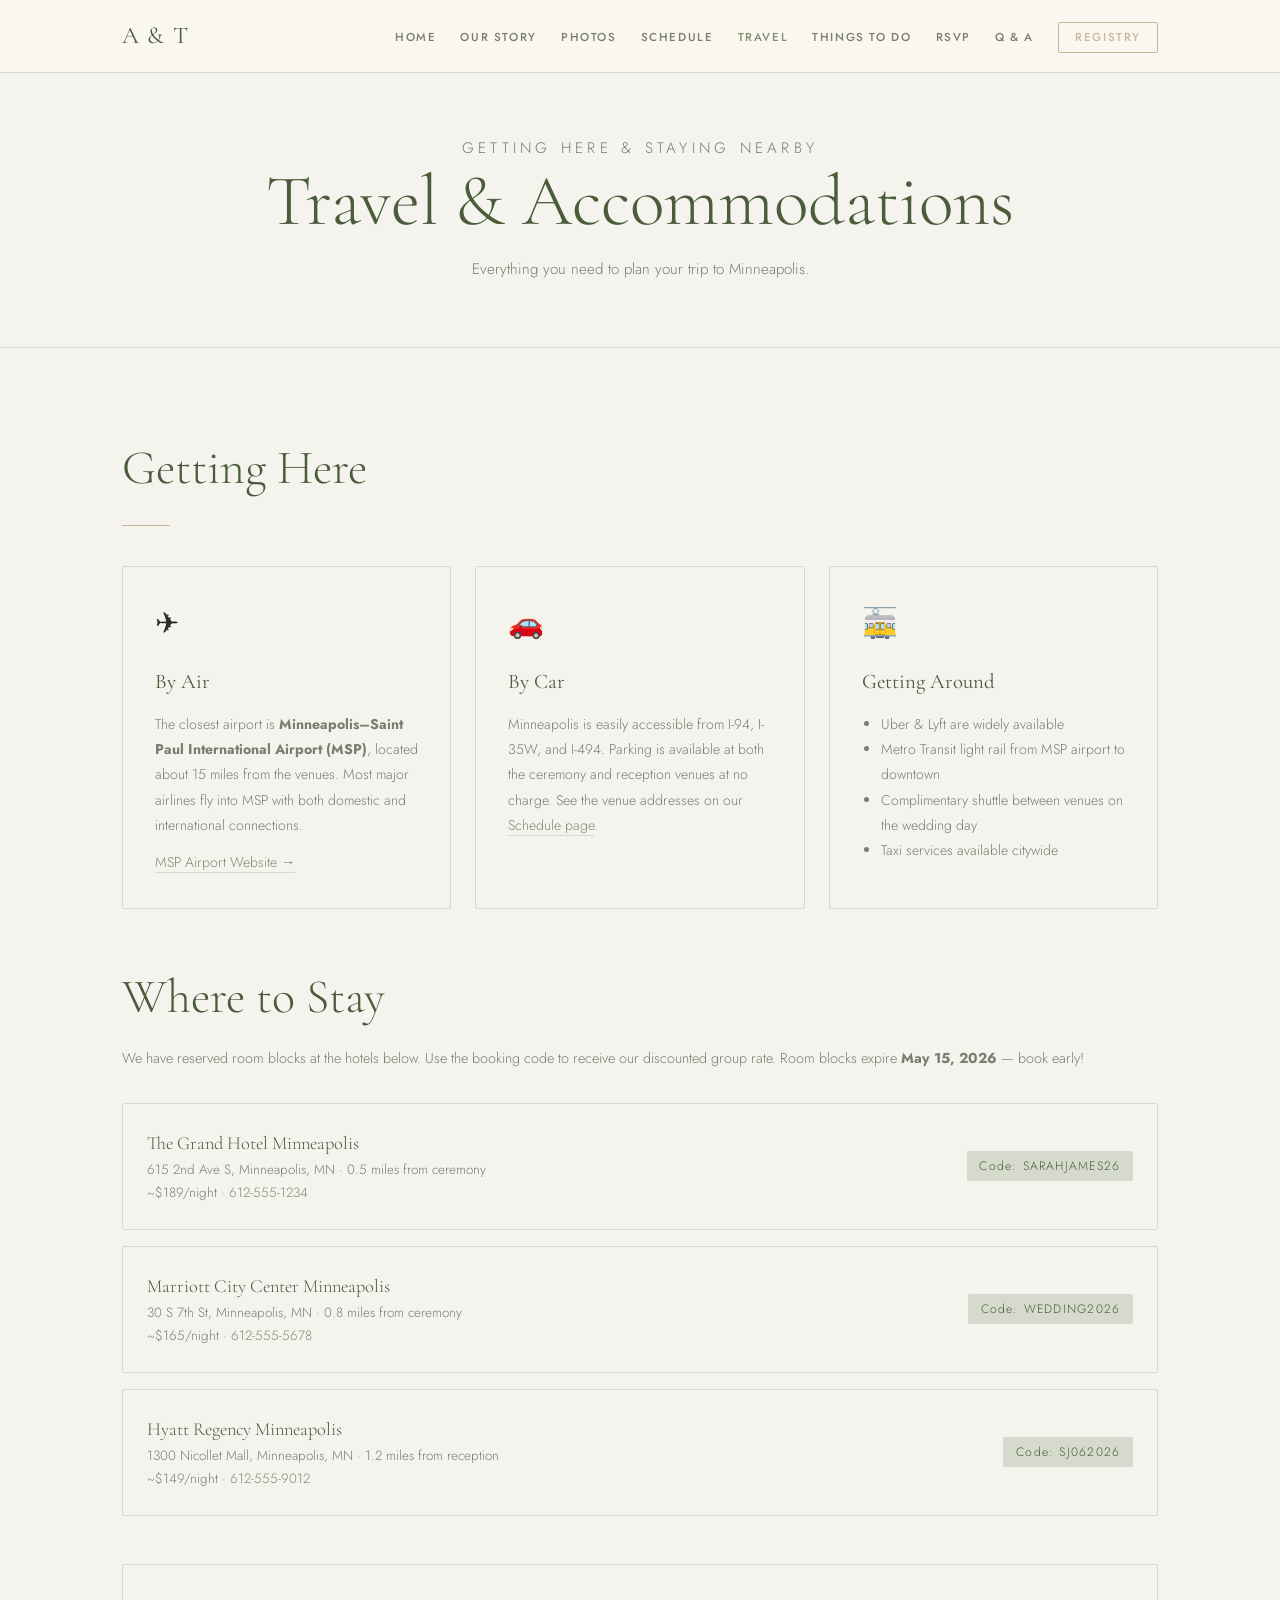
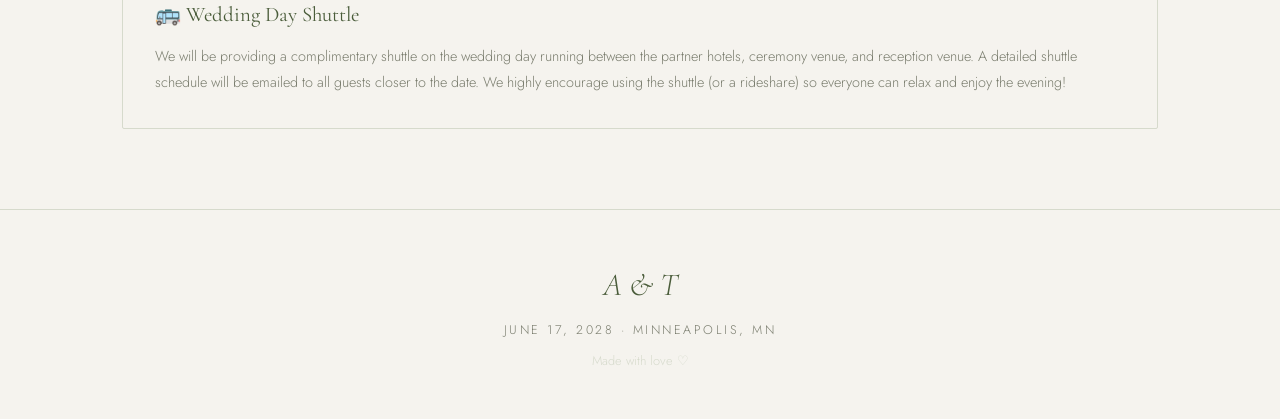
<file: travel.html>
<!doctype html>
<html lang="en">
  <head>
    <meta charset="UTF-8" />
    <meta name="viewport" content="width=device-width, initial-scale=1.0" />
    <title>Travel — Sarah &amp; James</title>
    <link rel="preconnect" href="https://fonts.googleapis.com" />
    <link rel="preconnect" href="https://fonts.gstatic.com" crossorigin />
    <link
      href="https://fonts.googleapis.com/css2?family=Cormorant+Garamond:ital,wght@0,300;0,400;0,600;1,300;1,400&family=Jost:wght@300;400;500&display=swap"
      rel="stylesheet"
    />
    <link rel="stylesheet" href="css/style.css" />
  </head>
  <body>
    <nav class="nav" id="nav">
      <div class="nav-inner">
        <a href="index.html" class="nav-monogram">A &amp; T</a>
        <ul class="nav-links">
          <li><a href="index.html">Home</a></li>
          <li><a href="our-story.html">Our Story</a></li>
          <li><a href="photos.html">Photos</a></li>
          <li><a href="schedule.html">Schedule</a></li>
          <li><a href="travel.html">Travel</a></li>
          <li><a href="things-to-do.html">Things To Do</a></li>
          <li><a href="rsvp.html">RSVP</a></li>
          <li><a href="faq.html">Q &amp; A</a></li>
          <li><a href="registry.html" class="nav-rsvp">Registry</a></li>
        </ul>
        <button class="nav-burger" id="burger" aria-label="Menu">
          <span></span><span></span><span></span>
        </button>
      </div>
      <div class="nav-mobile" id="mobileMenu">
        <a href="index.html">Home</a>
        <a href="our-story.html">Our Story</a>
        <a href="photos.html">Photos</a>
        <a href="schedule.html">Schedule</a>
        <a href="faq.html">Q &amp; A</a>
        <a href="travel.html">Travel</a>
        <a href="things-to-do.html">Things To Do</a>
        <a href="registry.html">Registry</a>
      </div>
    </nav>

    <div class="page-hero">
      <p class="page-hero-eyebrow">Getting here &amp; staying nearby</p>
      <h1>Travel &amp; Accommodations</h1>
      <p>Everything you need to plan your trip to Minneapolis.</p>
    </div>

    <div class="section">
      <!-- GETTING HERE -->
      <h2 class="section-title reveal">Getting Here</h2>
      <div class="section-divider"></div>

      <div class="travel-grid reveal">
        <div class="travel-card">
          <div class="travel-card-icon">&#9992;</div>
          <h3>By Air</h3>
          <p>
            The closest airport is
            <strong>Minneapolis–Saint Paul International Airport (MSP)</strong>,
            located about 15 miles from the venues. Most major airlines fly into
            MSP with both domestic and international connections.
          </p>
          <p style="margin-top: 0.75rem">
            <a href="https://www.mspairport.com" target="_blank"
              >MSP Airport Website &rarr;</a
            >
          </p>
        </div>

        <div class="travel-card">
          <div class="travel-card-icon">&#128663;</div>
          <h3>By Car</h3>
          <p>
            Minneapolis is easily accessible from I-94, I-35W, and I-494.
            Parking is available at both the ceremony and reception venues at no
            charge. See the venue addresses on our
            <a href="schedule.html">Schedule page</a>.
          </p>
        </div>

        <div class="travel-card">
          <div class="travel-card-icon">&#128651;</div>
          <h3>Getting Around</h3>
          <ul>
            <li>Uber &amp; Lyft are widely available</li>
            <li>Metro Transit light rail from MSP airport to downtown</li>
            <li>Complimentary shuttle between venues on the wedding day</li>
            <li>Taxi services available citywide</li>
          </ul>
        </div>
      </div>

      <!-- HOTEL BLOCKS -->
      <h2 class="section-title reveal" style="margin-top: 3rem">
        Where to Stay
      </h2>
      <p
        style="color: var(--muted); font-size: 0.9rem; margin-bottom: 2rem"
        class="reveal"
      >
        We have reserved room blocks at the hotels below. Use the booking code
        to receive our discounted group rate. Room blocks expire
        <strong>May 15, 2026</strong> — book early!
      </p>

      <div class="hotel-list reveal">
        <!-- 💡 TIP: Replace hotel names, addresses, and codes with your actual room blocks -->
        <div class="hotel-item">
          <div>
            <p class="hotel-name">The Grand Hotel Minneapolis</p>
            <p class="hotel-info">
              615 2nd Ave S, Minneapolis, MN &middot; 0.5 miles from ceremony
            </p>
            <p class="hotel-info">
              ~$189/night &middot;
              <a href="tel:+16125551234" style="color: var(--rose)"
                >612-555-1234</a
              >
            </p>
          </div>
          <div class="hotel-block-code">Code: SARAHJAMES26</div>
        </div>

        <div class="hotel-item">
          <div>
            <p class="hotel-name">Marriott City Center Minneapolis</p>
            <p class="hotel-info">
              30 S 7th St, Minneapolis, MN &middot; 0.8 miles from ceremony
            </p>
            <p class="hotel-info">
              ~$165/night &middot;
              <a href="tel:+16125555678" style="color: var(--rose)"
                >612-555-5678</a
              >
            </p>
          </div>
          <div class="hotel-block-code">Code: WEDDING2026</div>
        </div>

        <div class="hotel-item">
          <div>
            <p class="hotel-name">Hyatt Regency Minneapolis</p>
            <p class="hotel-info">
              1300 Nicollet Mall, Minneapolis, MN &middot; 1.2 miles from
              reception
            </p>
            <p class="hotel-info">
              ~$149/night &middot;
              <a href="tel:+16125559012" style="color: var(--rose)"
                >612-555-9012</a
              >
            </p>
          </div>
          <div class="hotel-block-code">Code: SJ062026</div>
        </div>
      </div>

      <!-- SHUTTLE INFO -->
      <div
        style="
          margin-top: 3rem;
          padding: 2rem;
          border: 1px solid var(--blush);
          border-radius: 2px;
        "
        class="reveal"
      >
        <h3
          style="
            font-family: var(--font-display);
            font-size: 1.3rem;
            font-weight: 400;
            color: var(--deep-rose);
            margin-bottom: 0.75rem;
          "
        >
          &#128652; Wedding Day Shuttle
        </h3>
        <p style="font-size: 0.9rem; color: var(--muted); line-height: 1.8">
          We will be providing a complimentary shuttle on the wedding day
          running between the partner hotels, ceremony venue, and reception
          venue. A detailed shuttle schedule will be emailed to all guests
          closer to the date. We highly encourage using the shuttle (or a
          rideshare) so everyone can relax and enjoy the evening!
        </p>
      </div>
    </div>

    <footer class="footer">
      <p class="footer-names">A &amp; T</p>
      <p class="footer-date">June 17, 2028 &middot; Minneapolis, MN</p>
      <p class="footer-note">Made with love &#9825;</p>
    </footer>
    <script src="js/main.js"></script>
  </body>
</html>
</file>
<file: css/style.css>
:root {
  --cream:      #F5F3EE;   /* alabaster white — page background */
  --blush:      #D6DACC;   /* dusty sage — borders, dividers     */
  --rose:       #7D8C6B;   /* sage green — hover, accents        */
  --deep-rose:  #4A5C3A;   /* olive — headings, display text     */
  --gold:       #C8B89A;   /* champagne — gold accents           */
  --dark:       #2A2E22;   /* deep olive-black — body text       */
  --muted:      #7A7D6E;   /* muted sage-grey — secondary text   */
  --pistachio:  #B8C9A3;   /* pistachio — light highlight fills  */

  --font-display: 'Cormorant Garamond', Georgia, serif;
  --font-body:    'Jost', sans-serif;

  --nav-height: 72px;
  --transition: 0.3s ease;
  --max-width:  1100px;
}

/* ---------- Reset & Base ---------- */
*, *::before, *::after { box-sizing: border-box; margin: 0; padding: 0; }
html { scroll-behavior: smooth; }
body {
  background: var(--cream);
  color: var(--dark);
  font-family: var(--font-body);
  font-weight: 300;
  font-size: 16px;
  line-height: 1.7;
}
a { color: inherit; text-decoration: none; }
img { display: block; max-width: 100%; }

/* ---------- Navigation ---------- */
.nav {
  position: fixed;
  top: 0; left: 0; right: 0;
  z-index: 100;
  background: rgba(250,247,242,0.94);
  backdrop-filter: blur(8px);
  border-bottom: 1px solid var(--blush);
  transition: box-shadow var(--transition);
}
.nav.scrolled { box-shadow: 0 2px 16px rgba(196,125,112,0.12); }

.nav-inner {
  max-width: var(--max-width);
  margin: 0 auto;
  height: var(--nav-height);
  padding: 0 2rem;
  display: flex;
  align-items: center;
  justify-content: space-between;
}

.nav-monogram {
  font-family: var(--font-display);
  font-size: 1.5rem;
  font-weight: 400;
  color: var(--deep-rose);
  letter-spacing: 0.05em;
  white-space: nowrap;
}

.nav-links {
  list-style: none;
  display: flex;
  gap: 1.5rem;
  flex-wrap: wrap;
}
.nav-links a {
  font-size: 0.72rem;
  font-weight: 500;
  letter-spacing: 0.14em;
  text-transform: uppercase;
  color: var(--muted);
  transition: color var(--transition);
}
.nav-links a:hover,
.nav-links a.active { color: var(--rose); }

.nav-rsvp {
  border: 1px solid var(--gold) !important;
  padding: 0.4rem 1rem;
  color: var(--gold) !important;
  border-radius: 2px;
  transition: all var(--transition) !important;
}
.nav-rsvp:hover {
  background: var(--gold) !important;
  color: white !important;
}

/* Hamburger */
.nav-burger {
  display: none;
  flex-direction: column;
  gap: 5px;
  background: none;
  border: none;
  cursor: pointer;
  padding: 4px;
}
.nav-burger span {
  display: block;
  width: 24px; height: 1.5px;
  background: var(--dark);
  transition: var(--transition);
}

/* Mobile menu */
.nav-mobile {
  display: none;
  flex-direction: column;
  padding: 1rem 2rem 1.5rem;
  border-top: 1px solid var(--blush);
  gap: 0.9rem;
}
.nav-mobile a {
  font-size: 0.82rem;
  font-weight: 500;
  letter-spacing: 0.12em;
  text-transform: uppercase;
  color: var(--muted);
}
.nav-mobile a:hover { color: var(--rose); }
.nav-mobile.open { display: flex; }

@media (max-width: 820px) {
  .nav-links { display: none; }
  .nav-burger { display: flex; }
}

/* ---------- Page Hero (inner pages) ---------- */
.page-hero {
  padding: calc(var(--nav-height) + 4rem) 2rem 4rem;
  text-align: center;
  background: var(--cream);
  border-bottom: 1px solid var(--blush);
}
.page-hero-eyebrow {
  font-size: 0.72rem;
  letter-spacing: 0.28em;
  text-transform: uppercase;
  color: var(--gold);
  margin-bottom: 1rem;
}
.page-hero h1 {
  font-family: var(--font-display);
  font-size: clamp(2.5rem, 6vw, 4.5rem);
  font-weight: 300;
  color: var(--deep-rose);
  line-height: 1.1;
  margin-bottom: 1rem;
}
.page-hero p {
  font-size: 0.95rem;
  color: var(--muted);
  max-width: 520px;
  margin: 0 auto;
}

/* ---------- Section Wrapper ---------- */
.section {
  padding: 5rem 2rem;
  max-width: var(--max-width);
  margin: 0 auto;
}
.section-title {
  font-family: var(--font-display);
  font-size: clamp(1.8rem, 4vw, 3rem);
  font-weight: 300;
  color: var(--deep-rose);
  margin-bottom: 0.5rem;
}
.section-subtitle {
  font-size: 0.82rem;
  letter-spacing: 0.18em;
  text-transform: uppercase;
  color: var(--gold);
  margin-bottom: 3rem;
}
.section-divider {
  width: 48px; height: 1px;
  background: var(--gold);
  margin: 1rem 0 2.5rem;
}

/* ---------- Buttons ---------- */
.btn-primary {
  display: inline-block;
  padding: 0.85rem 2.4rem;
  border: 1px solid rgba(255,255,255,0.7);
  color: white;
  font-family: var(--font-body);
  font-size: 0.74rem;
  font-weight: 500;
  letter-spacing: 0.2em;
  text-transform: uppercase;
  transition: all var(--transition);
}
.btn-primary:hover { background: white; color: var(--deep-rose); }

.btn-outline {
  display: inline-block;
  padding: 0.75rem 2rem;
  border: 1px solid var(--gold);
  color: var(--gold);
  font-size: 0.74rem;
  font-weight: 500;
  letter-spacing: 0.18em;
  text-transform: uppercase;
  transition: all var(--transition);
  border-radius: 2px;
}
.btn-outline:hover { background: var(--gold); color: white; }

/* ---------- Footer ---------- */
.footer {
  padding: 3rem 2rem;
  text-align: center;
  border-top: 1px solid var(--blush);
  background: var(--cream);
}
.footer-names {
  font-family: var(--font-display);
  font-size: 2rem;
  font-weight: 300;
  color: var(--deep-rose);
  font-style: italic;
}
.footer-date {
  font-size: 0.78rem;
  letter-spacing: 0.2em;
  text-transform: uppercase;
  color: var(--muted);
  margin: 0.5rem 0;
}
.footer-note {
  font-size: 0.8rem;
  color: var(--blush);
  margin-top: 0.5rem;
}

/* =============================================
   HOME PAGE
   ============================================= */

/* Hero */
.hero {
  position: relative;
  min-height: 100vh;
  display: flex;
  flex-direction: column;
  align-items: center;
  justify-content: center;
  text-align: center;
  overflow: hidden;
}

/* Sparkle canvas — above bg, below text, clickable */
#petals-canvas {
  position: absolute;
  inset: 0;
  width: 100%;
  height: 100%;
  z-index: 2;
  pointer-events: auto;
  cursor: crosshair;
}
.hero-bg {
  position: absolute;
  inset: 0;
  background-size: cover;
  background-position: center;
  background-color: #b8c9a3;
}
.hero-overlay {
  position: absolute;
  inset: 0;
  background: linear-gradient(to bottom,
    rgba(42,46,34,0.38) 0%,
    rgba(42,46,34,0.28) 55%,
    rgba(42,46,34,0.62) 100%);
}
.hero-content {
  position: relative;
  z-index: 3;
  color: white;
  padding: 2rem;
  animation: fadeUp 1.2s ease both;
}
.hero-eyebrow {
  font-size: 0.72rem;
  font-weight: 400;
  letter-spacing: 0.32em;
  text-transform: uppercase;
  opacity: 0.85;
  margin-bottom: 1.5rem;
}
.hero-names {
  font-family: var(--font-display);
  font-size: clamp(4rem, 12vw, 9rem);
  font-weight: 300;
  line-height: 0.92;
  margin-bottom: 1.5rem;
}
.hero-amp {
  font-style: italic;
  font-size: 0.65em;
  color: var(--blush);
}
.hero-date {
  font-size: 0.82rem;
  letter-spacing: 0.22em;
  opacity: 0.88;
  margin-bottom: 2.5rem;
}
.countdown {
  position: relative;
  z-index: 3;
  display: flex;
  gap: 2rem;
  margin-top: 3rem;
  color: white;
  animation: fadeUp 1.4s ease both;
}
.countdown-block { text-align: center; }
.countdown-block span {
  display: block;
  font-family: var(--font-display);
  font-size: 2.5rem;
  font-weight: 300;
  line-height: 1;
}
.countdown-block small {
  font-size: 0.62rem;
  letter-spacing: 0.2em;
  text-transform: uppercase;
  opacity: 0.7;
}

/* Quote */
.quote-section {
  padding: 6rem 2rem;
  text-align: center;
}
.quote-section blockquote {
  font-family: var(--font-display);
  font-size: clamp(1.4rem, 3vw, 2.1rem);
  font-style: italic;
  font-weight: 300;
  color: var(--deep-rose);
  max-width: 680px;
  margin: 0 auto;
  line-height: 1.5;
}
.quote-section cite {
  display: block;
  font-style: normal;
  font-family: var(--font-body);
  font-size: 0.74rem;
  letter-spacing: 0.16em;
  color: var(--muted);
  margin-top: 1.5rem;
}

/* Info cards */
.info-cards {
  display: grid;
  grid-template-columns: repeat(auto-fit, minmax(220px, 1fr));
  border-top: 1px solid var(--blush);
  border-bottom: 1px solid var(--blush);
}
.info-card {
  padding: 3rem 2rem;
  text-align: center;
  border-right: 1px solid var(--blush);
  transition: background var(--transition);
}
.info-card:last-child { border-right: none; }
.info-card:hover { background: #f2ede6; }
.info-icon { font-size: 1.4rem; margin-bottom: 1rem; }
.info-card h3 {
  font-family: var(--font-display);
  font-size: 1.4rem;
  font-weight: 400;
  color: var(--deep-rose);
  margin-bottom: 0.6rem;
}
.info-card p { font-size: 0.88rem; color: var(--muted); }
.info-time {
  font-family: var(--font-display);
  font-size: 1.1rem;
  color: var(--gold) !important;
  margin-top: 0.5rem;
}

/* =============================================
   OUR STORY
   ============================================= */
.story-timeline { position: relative; padding: 2rem 0; }
.story-timeline::before {
  content: '';
  position: absolute;
  left: 50%;
  top: 0; bottom: 0;
  width: 1px;
  background: var(--blush);
  transform: translateX(-50%);
}
.story-item {
  display: grid;
  grid-template-columns: 1fr 60px 1fr;
  align-items: start;
  margin-bottom: 4rem;
  gap: 0;
}
.story-item:nth-child(odd) .story-text { grid-column: 1; text-align: right; padding-right: 3rem; }
.story-item:nth-child(odd) .story-dot  { grid-column: 2; }
.story-item:nth-child(odd) .story-img  { grid-column: 3; padding-left: 3rem; }

.story-item:nth-child(even) .story-img  { grid-column: 1; text-align: right; padding-right: 3rem; }
.story-item:nth-child(even) .story-dot  { grid-column: 2; }
.story-item:nth-child(even) .story-text { grid-column: 3; padding-left: 3rem; }

.story-dot {
  display: flex;
  justify-content: center;
  padding-top: 0.4rem;
}
.story-dot-inner {
  width: 14px; height: 14px;
  border-radius: 50%;
  background: var(--gold);
  border: 3px solid var(--cream);
  box-shadow: 0 0 0 1px var(--gold);
  flex-shrink: 0;
}
.story-year {
  font-family: var(--font-display);
  font-size: 0.8rem;
  letter-spacing: 0.16em;
  color: var(--gold);
  margin-bottom: 0.4rem;
}
.story-text h3 {
  font-family: var(--font-display);
  font-size: 1.5rem;
  font-weight: 400;
  color: var(--deep-rose);
  margin-bottom: 0.5rem;
}
.story-text p { font-size: 0.9rem; color: var(--muted); line-height: 1.8; }
.story-img img {
  width: 100%;
  max-width: 340px;
  height: 220px;
  object-fit: cover;
  border-radius: 2px;
}
.story-img-placeholder {
  width: 100%;
  max-width: 340px;
  height: 220px;
  background: var(--blush);
  border-radius: 2px;
  display: flex;
  align-items: center;
  justify-content: center;
  font-family: var(--font-display);
  font-style: italic;
  color: var(--rose);
  font-size: 0.9rem;
}

@media (max-width: 680px) {
  .story-timeline::before { left: 20px; }
  .story-item {
    grid-template-columns: 40px 1fr;
    margin-bottom: 2.5rem;
  }
  .story-item:nth-child(odd) .story-text,
  .story-item:nth-child(even) .story-text {
    grid-column: 2; grid-row: 1;
    text-align: left; padding: 0 0 0 1rem;
  }
  .story-item:nth-child(odd) .story-dot,
  .story-item:nth-child(even) .story-dot {
    grid-column: 1; grid-row: 1;
  }
  .story-item:nth-child(odd) .story-img,
  .story-item:nth-child(even) .story-img {
    grid-column: 2; grid-row: 2;
    padding: 1rem 0 0 1rem; text-align: left;
  }
}

/* =============================================
   PHOTOS
   ============================================= */
.photo-grid {
  display: grid;
  grid-template-columns: repeat(auto-fill, minmax(260px, 1fr));
  gap: 12px;
}
.photo-item {
  overflow: hidden;
  border-radius: 2px;
  aspect-ratio: 4/3;
  background: var(--blush);
  cursor: pointer;
  position: relative;
}
.photo-item img {
  width: 100%; height: 100%;
  object-fit: cover;
  transition: transform 0.5s ease;
}
.photo-item:hover img { transform: scale(1.04); }
.photo-placeholder {
  width: 100%; height: 100%;
  display: flex;
  align-items: center;
  justify-content: center;
  font-family: var(--font-display);
  font-style: italic;
  color: var(--rose);
  font-size: 0.9rem;
}

/* Lightbox */
.lightbox {
  display: none;
  position: fixed;
  inset: 0;
  background: rgba(42,46,34,0.92);
  z-index: 200;
  align-items: center;
  justify-content: center;
}
.lightbox.open { display: flex; }
.lightbox-img { max-width: 90vw; max-height: 85vh; border-radius: 2px; }
.lightbox-close {
  position: absolute;
  top: 1.5rem; right: 2rem;
  color: white;
  font-size: 2rem;
  cursor: pointer;
  background: none;
  border: none;
  line-height: 1;
  opacity: 0.7;
  transition: opacity var(--transition);
}
.lightbox-close:hover { opacity: 1; }

/* =============================================
   SCHEDULE / TIMELINE
   ============================================= */
.schedule-day { margin-bottom: 4rem; }
.schedule-day-title {
  font-family: var(--font-display);
  font-size: 0.8rem;
  letter-spacing: 0.22em;
  text-transform: uppercase;
  color: var(--gold);
  margin-bottom: 1.5rem;
  padding-bottom: 0.5rem;
  border-bottom: 1px solid var(--blush);
}
.schedule-item {
  display: grid;
  grid-template-columns: 90px 1fr;
  gap: 1.5rem;
  padding: 1.5rem 0;
  border-bottom: 1px solid var(--blush);
  align-items: start;
}
.schedule-time {
  font-family: var(--font-display);
  font-size: 1.1rem;
  color: var(--rose);
  font-weight: 300;
  padding-top: 0.2rem;
}
.schedule-event h3 {
  font-family: var(--font-display);
  font-size: 1.3rem;
  font-weight: 400;
  color: var(--deep-rose);
  margin-bottom: 0.3rem;
}
.schedule-event p { font-size: 0.88rem; color: var(--muted); }
.schedule-badge {
  display: inline-block;
  font-size: 0.65rem;
  letter-spacing: 0.14em;
  text-transform: uppercase;
  background: var(--blush);
  color: var(--deep-rose);
  padding: 0.2rem 0.7rem;
  border-radius: 20px;
  margin-top: 0.4rem;
}

/* =============================================
   Q & A (FAQ)
   ============================================= */
.faq-list { max-width: 760px; }
.faq-item {
  border-bottom: 1px solid var(--blush);
}
.faq-question {
  width: 100%;
  background: none;
  border: none;
  text-align: left;
  padding: 1.5rem 0;
  cursor: pointer;
  display: flex;
  align-items: center;
  justify-content: space-between;
  gap: 1rem;
}
.faq-question span {
  font-family: var(--font-display);
  font-size: 1.2rem;
  font-weight: 400;
  color: var(--dark);
  line-height: 1.3;
}
.faq-icon {
  font-size: 1.4rem;
  color: var(--gold);
  transition: transform var(--transition);
  flex-shrink: 0;
  font-style: normal;
}
.faq-item.open .faq-icon { transform: rotate(45deg); }
.faq-answer {
  max-height: 0;
  overflow: hidden;
  transition: max-height 0.35s ease, padding 0.3s ease;
}
.faq-answer p {
  font-size: 0.9rem;
  color: var(--muted);
  padding-bottom: 1.5rem;
  line-height: 1.8;
}
.faq-item.open .faq-answer { max-height: 400px; }

/* =============================================
   TRAVEL
   ============================================= */
.travel-grid {
  display: grid;
  grid-template-columns: repeat(auto-fit, minmax(280px, 1fr));
  gap: 1.5rem;
  margin-bottom: 3rem;
}
.travel-card {
  border: 1px solid var(--blush);
  border-radius: 2px;
  padding: 2rem;
  transition: box-shadow var(--transition);
}
.travel-card:hover { box-shadow: 0 4px 24px rgba(196,125,112,0.12); }
.travel-card-icon { font-size: 1.8rem; margin-bottom: 1rem; }
.travel-card h3 {
  font-family: var(--font-display);
  font-size: 1.3rem;
  font-weight: 400;
  color: var(--deep-rose);
  margin-bottom: 0.75rem;
}
.travel-card p, .travel-card li {
  font-size: 0.88rem;
  color: var(--muted);
  line-height: 1.8;
}
.travel-card ul { padding-left: 1.2rem; }
.travel-card a { color: var(--rose); border-bottom: 1px solid var(--blush); }
.travel-card a:hover { border-color: var(--rose); }

.hotel-list { display: flex; flex-direction: column; gap: 1rem; margin-top: 2rem; }
.hotel-item {
  padding: 1.5rem;
  border: 1px solid var(--blush);
  border-radius: 2px;
  display: flex;
  justify-content: space-between;
  align-items: center;
  gap: 1rem;
  flex-wrap: wrap;
}
.hotel-name {
  font-family: var(--font-display);
  font-size: 1.15rem;
  color: var(--deep-rose);
}
.hotel-info { font-size: 0.84rem; color: var(--muted); }
.hotel-block-code {
  font-size: 0.76rem;
  letter-spacing: 0.1em;
  background: var(--blush);
  color: var(--deep-rose);
  padding: 0.3rem 0.8rem;
  border-radius: 2px;
  white-space: nowrap;
}

/* =============================================
   THINGS TO DO
   ============================================= */
.things-tabs {
  display: flex;
  gap: 0;
  border-bottom: 1px solid var(--blush);
  margin-bottom: 2.5rem;
  flex-wrap: wrap;
}
.things-tab {
  padding: 0.75rem 1.5rem;
  font-size: 0.74rem;
  font-weight: 500;
  letter-spacing: 0.14em;
  text-transform: uppercase;
  color: var(--muted);
  background: none;
  border: none;
  border-bottom: 2px solid transparent;
  cursor: pointer;
  transition: all var(--transition);
  margin-bottom: -1px;
}
.things-tab:hover { color: var(--rose); }
.things-tab.active {
  color: var(--deep-rose);
  border-bottom-color: var(--gold);
}
.things-panel { display: none; }
.things-panel.active { display: grid; grid-template-columns: repeat(auto-fill, minmax(260px, 1fr)); gap: 1.5rem; }
.things-card {
  border: 1px solid var(--blush);
  border-radius: 2px;
  overflow: hidden;
  transition: transform var(--transition), box-shadow var(--transition);
}
.things-card:hover {
  transform: translateY(-3px);
  box-shadow: 0 8px 28px rgba(196,125,112,0.14);
}
.things-card-img {
  height: 160px;
  background: var(--blush);
  overflow: hidden;
}
.things-card-img img { width: 100%; height: 100%; object-fit: cover; }
.things-card-img-placeholder {
  width: 100%; height: 100%;
  display: flex; align-items: center; justify-content: center;
  font-size: 2.5rem;
}
.things-card-body { padding: 1.25rem; }
.things-card h3 {
  font-family: var(--font-display);
  font-size: 1.15rem;
  font-weight: 400;
  color: var(--deep-rose);
  margin-bottom: 0.4rem;
}
.things-card p { font-size: 0.84rem; color: var(--muted); line-height: 1.7; }
.things-card-tag {
  display: inline-block;
  font-size: 0.62rem;
  letter-spacing: 0.12em;
  text-transform: uppercase;
  color: var(--gold);
  margin-top: 0.5rem;
}

/* =============================================
   REGISTRY
   ============================================= */
.registry-intro {
  max-width: 600px;
  font-size: 0.95rem;
  color: var(--muted);
  line-height: 1.8;
  margin-bottom: 3rem;
}
.registry-grid {
  display: grid;
  grid-template-columns: repeat(auto-fit, minmax(240px, 1fr));
  gap: 1.5rem;
}
.registry-card {
  border: 1px solid var(--blush);
  border-radius: 2px;
  padding: 2.5rem 2rem;
  text-align: center;
  transition: all var(--transition);
}
.registry-card:hover {
  border-color: var(--gold);
  box-shadow: 0 4px 20px rgba(201,169,110,0.12);
}
.registry-card-logo { font-size: 2.5rem; margin-bottom: 1rem; }
.registry-card h3 {
  font-family: var(--font-display);
  font-size: 1.3rem;
  font-weight: 400;
  color: var(--deep-rose);
  margin-bottom: 0.5rem;
}
.registry-card p { font-size: 0.84rem; color: var(--muted); margin-bottom: 1.5rem; }
.registry-note {
  margin-top: 4rem;
  padding: 2rem;
  border: 1px solid var(--blush);
  border-radius: 2px;
  max-width: 600px;
  font-size: 0.88rem;
  color: var(--muted);
  line-height: 1.8;
  font-style: italic;
}
.registry-note strong {
  font-family: var(--font-display);
  font-size: 1.05rem;
  color: var(--deep-rose);
  font-style: normal;
}

/* ---------- Animations ---------- */
@keyframes fadeUp {
  from { opacity: 0; transform: translateY(24px); }
  to   { opacity: 1; transform: translateY(0); }
}
.reveal {
  opacity: 0;
  transform: translateY(20px);
  transition: opacity 0.7s ease, transform 0.7s ease;
}
.reveal.visible { opacity: 1; transform: none; }

/* ---------- Responsive ---------- */
@media (max-width: 600px) {
  .countdown { gap: 1.2rem; }
  .countdown-block span { font-size: 2rem; }
  .schedule-item { grid-template-columns: 70px 1fr; }
  .hotel-item { flex-direction: column; align-items: flex-start; }
}
</file>
